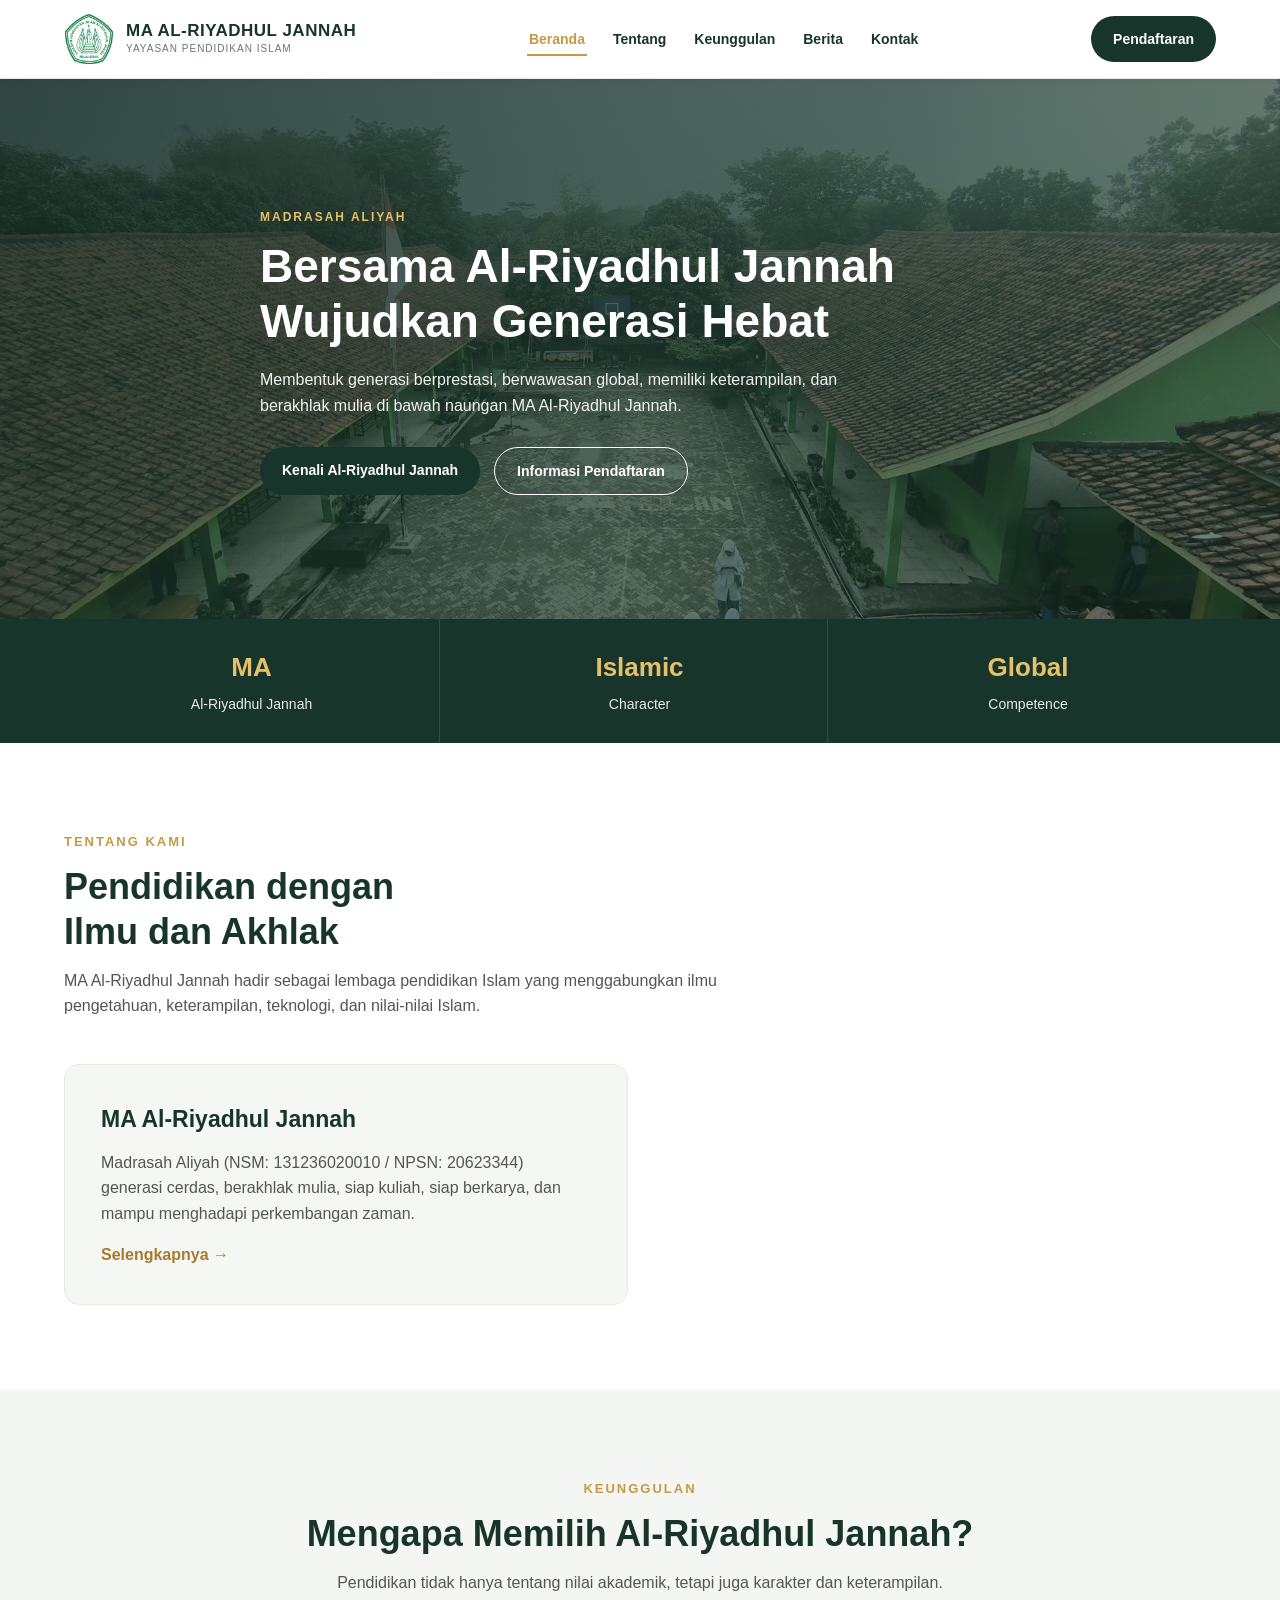
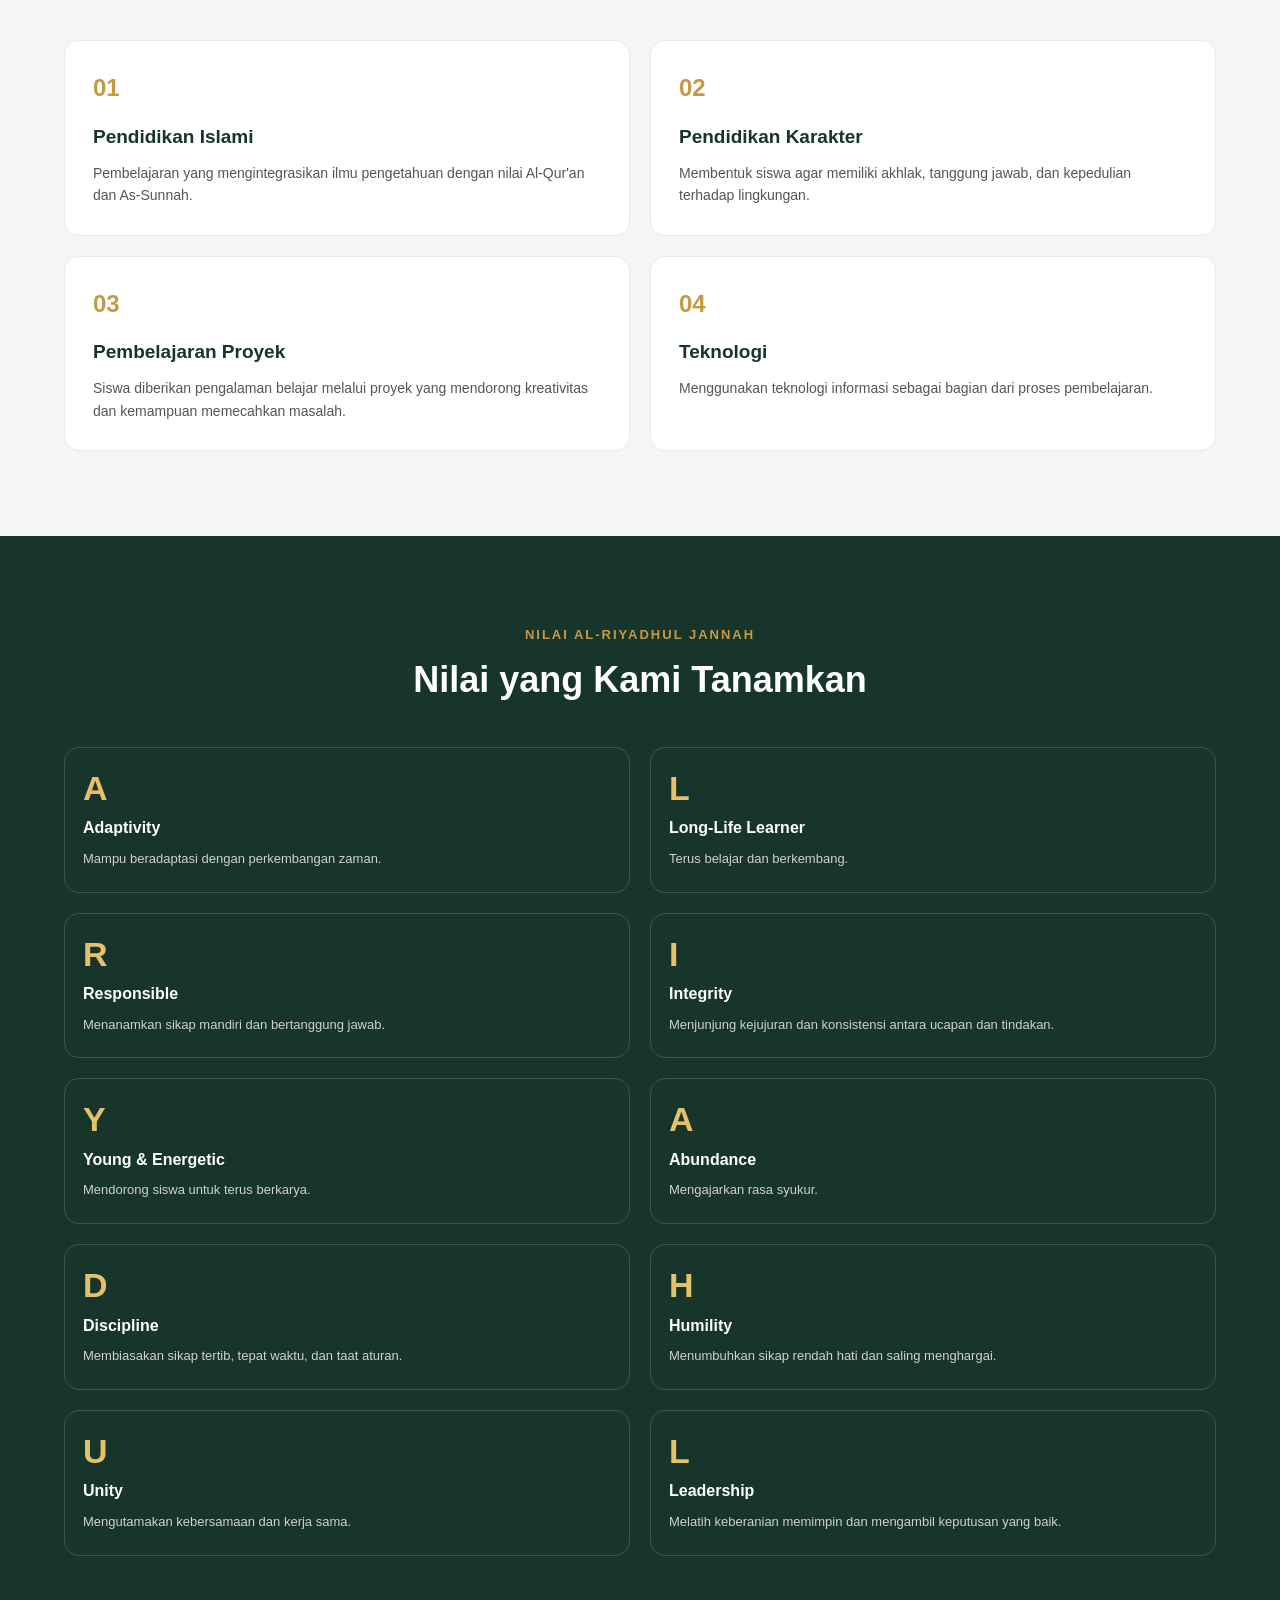
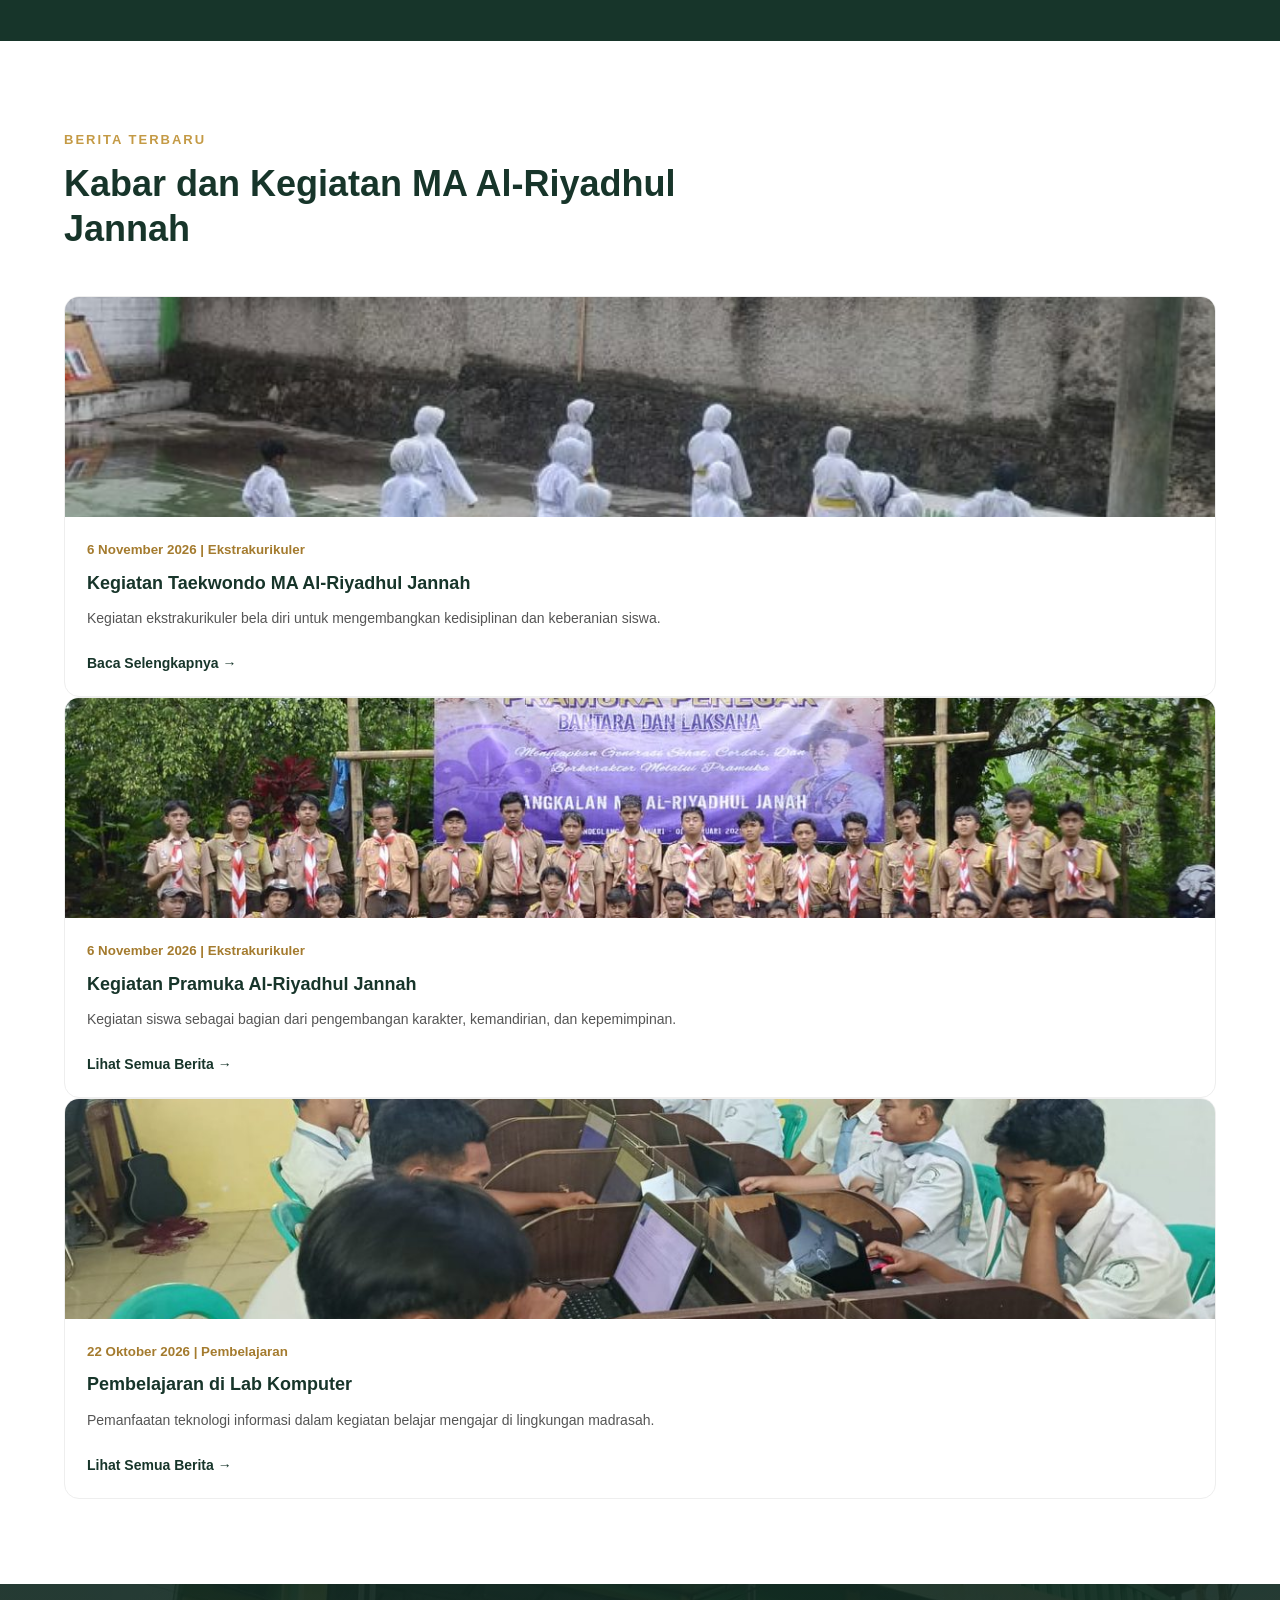
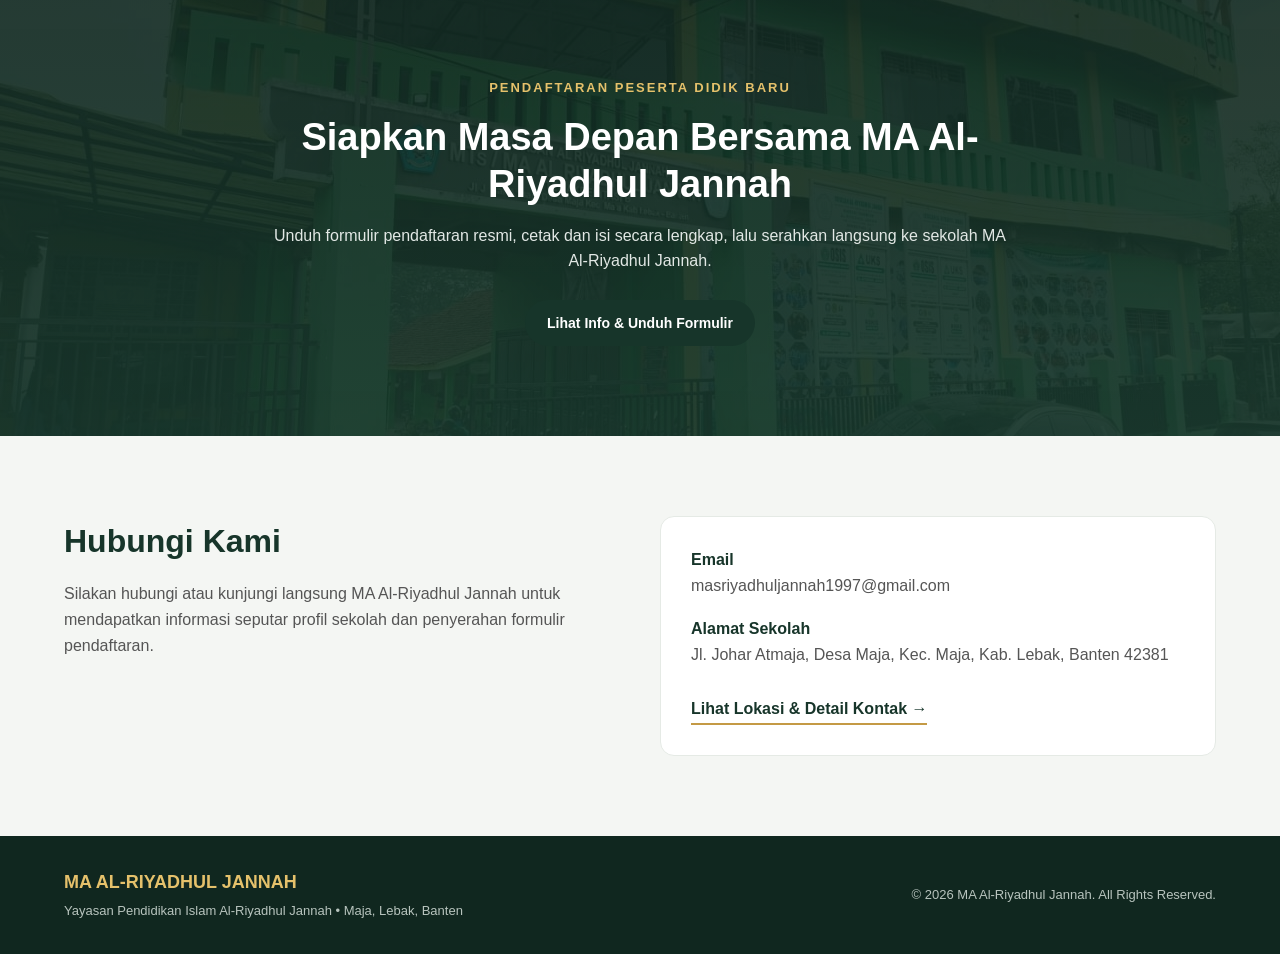
<file: index.html>
<!DOCTYPE html>
<html lang="id">
<head>
    <meta charset="UTF-8">
    <meta name="viewport" content="width=device-width, initial-scale=1.0">
    <title>Beranda |  MA Al-Riyadhul Jannah</title>
    <link rel="stylesheet" href="assets/css/style.css">
</head>
<body>

<header class="header">
    <div class="container navbar">
        <a href="index.html" class="logo">
            <img src="assets/img/logo.png" alt="Logo Yayasan Al-Riyadhul Jannah">
            <div>
                <h2>MA AL-RIYADHUL JANNAH</h2>
                <span>YAYASAN PENDIDIKAN ISLAM</span>
            </div>
        </a>

        <nav id="navMenu" class="nav-links" aria-label="Navigasi Utama">
            <a href="index.html" class="active">Beranda</a>
            <a href="profil.html">Tentang</a>
            <a href="keunggulan.html">Keunggulan</a>
            <a href="berita.html">Berita</a>
            <a href="kontak.html">Kontak</a>
            <a href="pendaftaran.html" class="nav-mobile-cta">Pendaftaran</a>
        </nav>

        <div class="nav-actions">
            <a href="pendaftaran.html" class="btn-daftar">Pendaftaran</a>
            <button type="button" class="hamburger" id="hamburgerBtn" aria-label="Buka menu navigasi" aria-expanded="false" aria-controls="navMenu">
                <span></span>
                <span></span>
                <span></span>
            </button>
        </div>
    </div>
</header>

<!-- ================= HERO ================= -->
<section id="home" class="hero">
    <div class="hero-image">
        <img src="assets/img/bg-hero.jpeg" alt="Lingkungan Sekolah MA Al-Riyadhul Jannah">
    </div>

    <div class="container hero-content hero-animate">
        <span class="label">MADRASAH ALIYAH</span>
        <h1>
            Bersama Al-Riyadhul Jannah<br>
            Wujudkan Generasi Hebat
        </h1>
        <p>
           Membentuk generasi berprestasi, berwawasan global,
           memiliki keterampilan, dan berakhlak mulia di bawah naungan
           MA Al-Riyadhul Jannah.
        </p>

        <div class="hero-button">
            <a href="profil.html" class="btn-primary">Kenali Al-Riyadhul Jannah</a>
            <a href="pendaftaran.html" class="btn-secondary">Informasi Pendaftaran</a>
        </div>
    </div>
</section>

<!-- ================= STATISTIK / IDENTITAS ================= -->
<section class="stats">
    <div class="container stats-grid" style="display:grid; grid-template-columns:repeat(3, minmax(0, 1fr)); justify-items:center; align-items:center; gap:12px; text-align:center;">
        <div class="stat reveal" style="width:100%; text-align:center;">
            <h2>MA</h2>
            <p>Al-Riyadhul Jannah</p>
        </div>
        <div class="stat reveal" style="width:100%; text-align:center;">
            <h2>Islamic</h2>
            <p>Character</p>
        </div>
        <div class="stat reveal" style="width:100%; text-align:center;">
            <h2>Global</h2>
            <p>Competence</p>
        </div>
    </div>
</section>

<!-- ================= TENTANG ================= -->
<section id="tentang" class="section">
    <div class="container">
        <div class="section-title reveal">
            <span>TENTANG KAMI</span>
            <h2>Pendidikan dengan<br>Ilmu dan Akhlak</h2>
            <p>
                MA Al-Riyadhul Jannah hadir sebagai lembaga pendidikan Islam yang
                menggabungkan ilmu pengetahuan, keterampilan, teknologi, dan nilai-nilai Islam.
            </p>
        </div>

        <div class="about-grid">
            <div class="about-card reveal">
                <h3>MA Al-Riyadhul Jannah</h3>
                <p>Madrasah Aliyah (NSM: 131236020010 / NPSN: 20623344)<br>
                generasi cerdas, berakhlak mulia, siap kuliah, siap berkarya,
                dan mampu menghadapi perkembangan zaman.</p>
                <a href="profil.html">Selengkapnya &rarr;</a>
            </div>
        </div>
    </div>
</section>

<!-- ================= KEUNGGULAN ================= -->
<section id="keunggulan" class="advantages">
    <div class="container">
        <div class="section-title center reveal">
            <span>KEUNGGULAN</span>
            <h2>Mengapa Memilih Al-Riyadhul Jannah?</h2>
            <p>
                Pendidikan tidak hanya tentang nilai akademik, tetapi juga karakter dan keterampilan.
            </p>
        </div>

        <div class="advantage-grid">
            <div class="advantage-card reveal">
                <div class="number">01</div>
                <h3>Pendidikan Islami</h3>
                <p>Pembelajaran yang mengintegrasikan ilmu pengetahuan dengan nilai Al-Qur'an dan As-Sunnah.</p>
            </div>

            <div class="advantage-card reveal">
                <div class="number">02</div>
                <h3>Pendidikan Karakter</h3>
                <p>Membentuk siswa agar memiliki akhlak, tanggung jawab, dan kepedulian terhadap lingkungan.</p>
            </div>

            <div class="advantage-card reveal">
                <div class="number">03</div>
                <h3>Pembelajaran Proyek</h3>
                <p>Siswa diberikan pengalaman belajar melalui proyek yang mendorong kreativitas dan kemampuan memecahkan masalah.</p>
            </div>

            <div class="advantage-card reveal">
                <div class="number">04</div>
                <h3>Teknologi</h3>
                <p>Menggunakan teknologi informasi sebagai bagian dari proses pembelajaran.</p>
            </div>
        </div>
    </div>
</section>

<!-- ================= NILAI ================= -->
<section class="values">
    <div class="container">
        <div class="section-title center reveal">
            <span>NILAI AL-RIYADHUL JANNAH</span>
            <h2>Nilai yang Kami Tanamkan</h2>
        </div>

        <div class="value-grid">
            <div class="value reveal"><strong>A</strong><h3>Adaptivity</h3><p>Mampu beradaptasi dengan perkembangan zaman.</p></div>
            <div class="value reveal"><strong>L</strong><h3>Long-Life Learner</h3><p>Terus belajar dan berkembang.</p></div>
            <div class="value reveal"><strong>R</strong><h3>Responsible</h3><p>Menanamkan sikap mandiri dan bertanggung jawab.</p></div>
            <div class="value reveal"><strong>I</strong><h3>Integrity</h3><p> Menjunjung kejujuran dan konsistensi antara ucapan dan tindakan.</p></div>
            <div class="value reveal"><strong>Y</strong><h3>Young & Energetic</h3><p>Mendorong siswa untuk terus berkarya.</p></div>
            <div class="value reveal"><strong>A</strong><h3>Abundance</h3><p>Mengajarkan rasa syukur.</p></div>
            <div class="value reveal"><strong>D</strong><h3>Discipline</h3><p>Membiasakan sikap tertib, tepat waktu, dan taat aturan.</p></div>
            <div class="value reveal"><strong>H</strong><h3>Humility</h3><p>Menumbuhkan sikap rendah hati dan saling menghargai.</p></div>
            <div class="value reveal"><strong>U</strong><h3>Unity</h3><p>Mengutamakan kebersamaan dan kerja sama.</p></div>
            <div class="value reveal"><strong>L</strong><h3>Leadership</h3><p>Melatih keberanian memimpin dan mengambil keputusan yang baik.</p></div>
        </div>
    </div>
</section>

<!-- ================= BERITA TERBARU ================= -->
<section id="berita" class="section">
    <div class="container">
        <div class="section-title reveal">
            <span>BERITA TERBARU</span>
            <h2>Kabar dan Kegiatan MA Al-Riyadhul Jannah</h2>
        </div>

        <div class="news-grid">
            <article class="news-card reveal">
                <img src="assets/img/ekskul-karate.jpg" alt="Kegiatan Bela Diri Siswa Al-Riyadhul Jannah" loading="lazy">
                <div class="news-content">
                    <small>6 November 2026 | Ekstrakurikuler</small>
                    <h3>Kegiatan Taekwondo MA Al-Riyadhul Jannah</h3>
                    <p>Kegiatan ekstrakurikuler bela diri untuk mengembangkan kedisiplinan dan keberanian siswa.</p>
                    <a href="berita/berita-1.html" class="btn-detail">Baca Selengkapnya &rarr;</a>
                </div>
            </article>

            <article class="news-card reveal">
                <img src="assets/img/ekskul-pramuka.jpeg" alt="Kegiatan Pramuka Al-Riyadhul Jannah" loading="lazy">
                <div class="news-content">
                    <small>6 November 2026 | Ekstrakurikuler</small>
                    <h3>Kegiatan Pramuka Al-Riyadhul Jannah</h3>
                    <p>Kegiatan siswa sebagai bagian dari pengembangan karakter, kemandirian, dan kepemimpinan.</p>
                    <a href="berita.html" class="btn-detail">Lihat Semua Berita &rarr;</a>
                </div>
            </article>

            <article class="news-card reveal">
                <img src="assets/img/fasilitas-lab.jpeg" alt="Kegiatan Lab Komputer Al-Riyadhul Jannah" loading="lazy">
                <div class="news-content">
                    <small>22 Oktober 2026 | Pembelajaran</small>
                    <h3>Pembelajaran di Lab Komputer</h3>
                    <p>Pemanfaatan teknologi informasi dalam kegiatan belajar mengajar di lingkungan madrasah.</p>
                    <a href="berita.html" class="btn-detail">Lihat Semua Berita &rarr;</a>
                </div>
            </article>
        </div>
    </div>
</section>

<!-- ================= PENDAFTARAN CTA ================= -->
<section class="registration">
    <div class="container registration-content reveal">
        <span>PENDAFTARAN PESERTA DIDIK BARU</span>
        <h2>Siapkan Masa Depan Bersama MA Al-Riyadhul Jannah</h2>
        <p>
            Unduh formulir pendaftaran resmi, cetak dan isi secara lengkap, lalu serahkan
            langsung ke sekolah MA Al-Riyadhul Jannah.
        </p>
        <a href="pendaftaran.html" class="btn-primary">Lihat Info &amp; Unduh Formulir</a>
    </div>
</section>

<!-- ================= KONTAK RINGKAS ================= -->
<section id="kontak" class="contact">
    <div class="container contact-grid">
        <div class="reveal">
            <h2>Hubungi Kami</h2>
            <p>
                Silakan hubungi atau kunjungi langsung MA Al-Riyadhul Jannah
                untuk mendapatkan informasi seputar profil sekolah dan penyerahan formulir pendaftaran.
            </p>
        </div>

        <div class="contact-info reveal">
            <p>
                <strong>Email</strong><br>
                masriyadhuljannah1997@gmail.com
            </p>
            <p>
                <strong>Alamat Sekolah</strong><br>
                Jl. Johar Atmaja, Desa Maja, Kec. Maja, Kab. Lebak, Banten 42381
            </p>
            <a href="kontak.html" class="maps-link">Lihat Lokasi &amp; Detail Kontak &rarr;</a>
        </div>
    </div>
</section>

<footer>
    <div class="container footer-content">
        <div>
            <h3>MA AL-RIYADHUL JANNAH</h3>
            <p>Yayasan Pendidikan Islam Al-Riyadhul Jannah &bull; Maja, Lebak, Banten</p>
        </div>
        <div>
            <p>&copy; 2026 MA Al-Riyadhul Jannah. All Rights Reserved.</p>
        </div>
    </div>
</footer>
<script src="assets/js/main.js"></script>

</body>
</html>
</file>
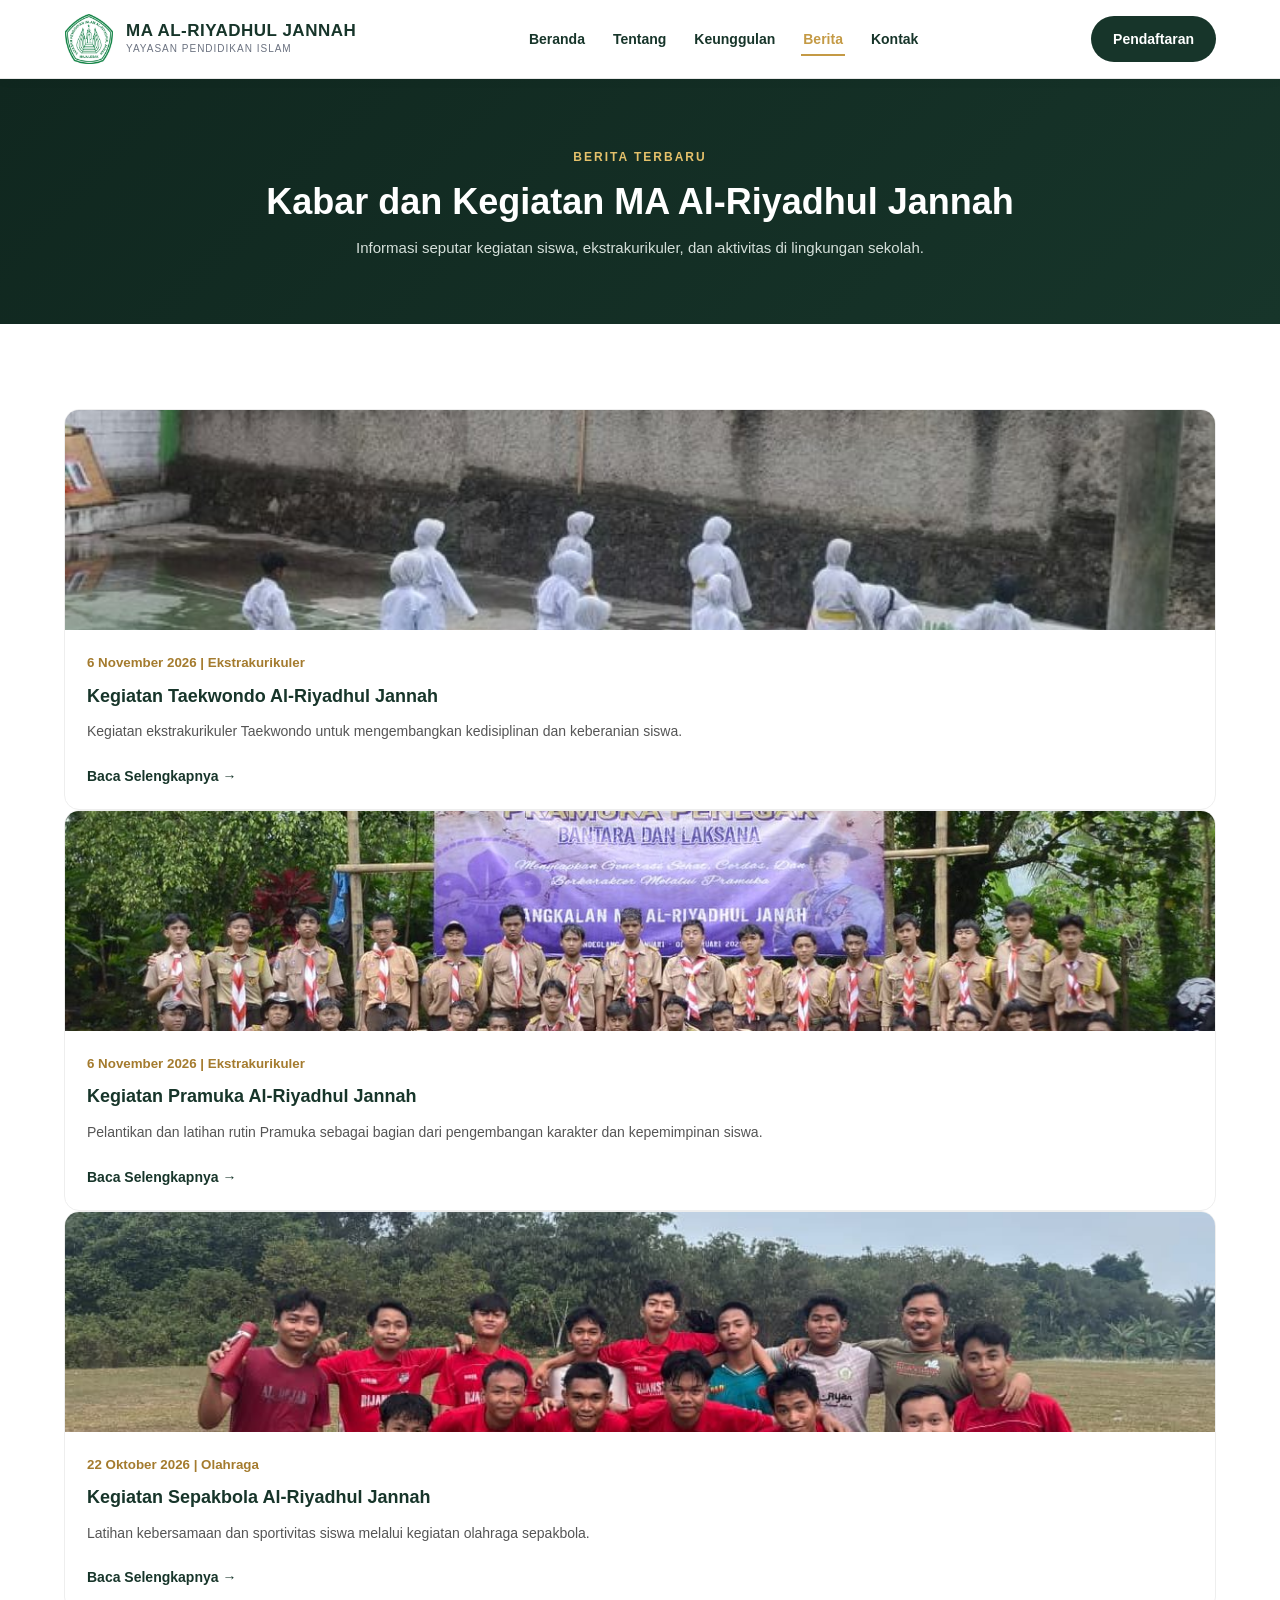
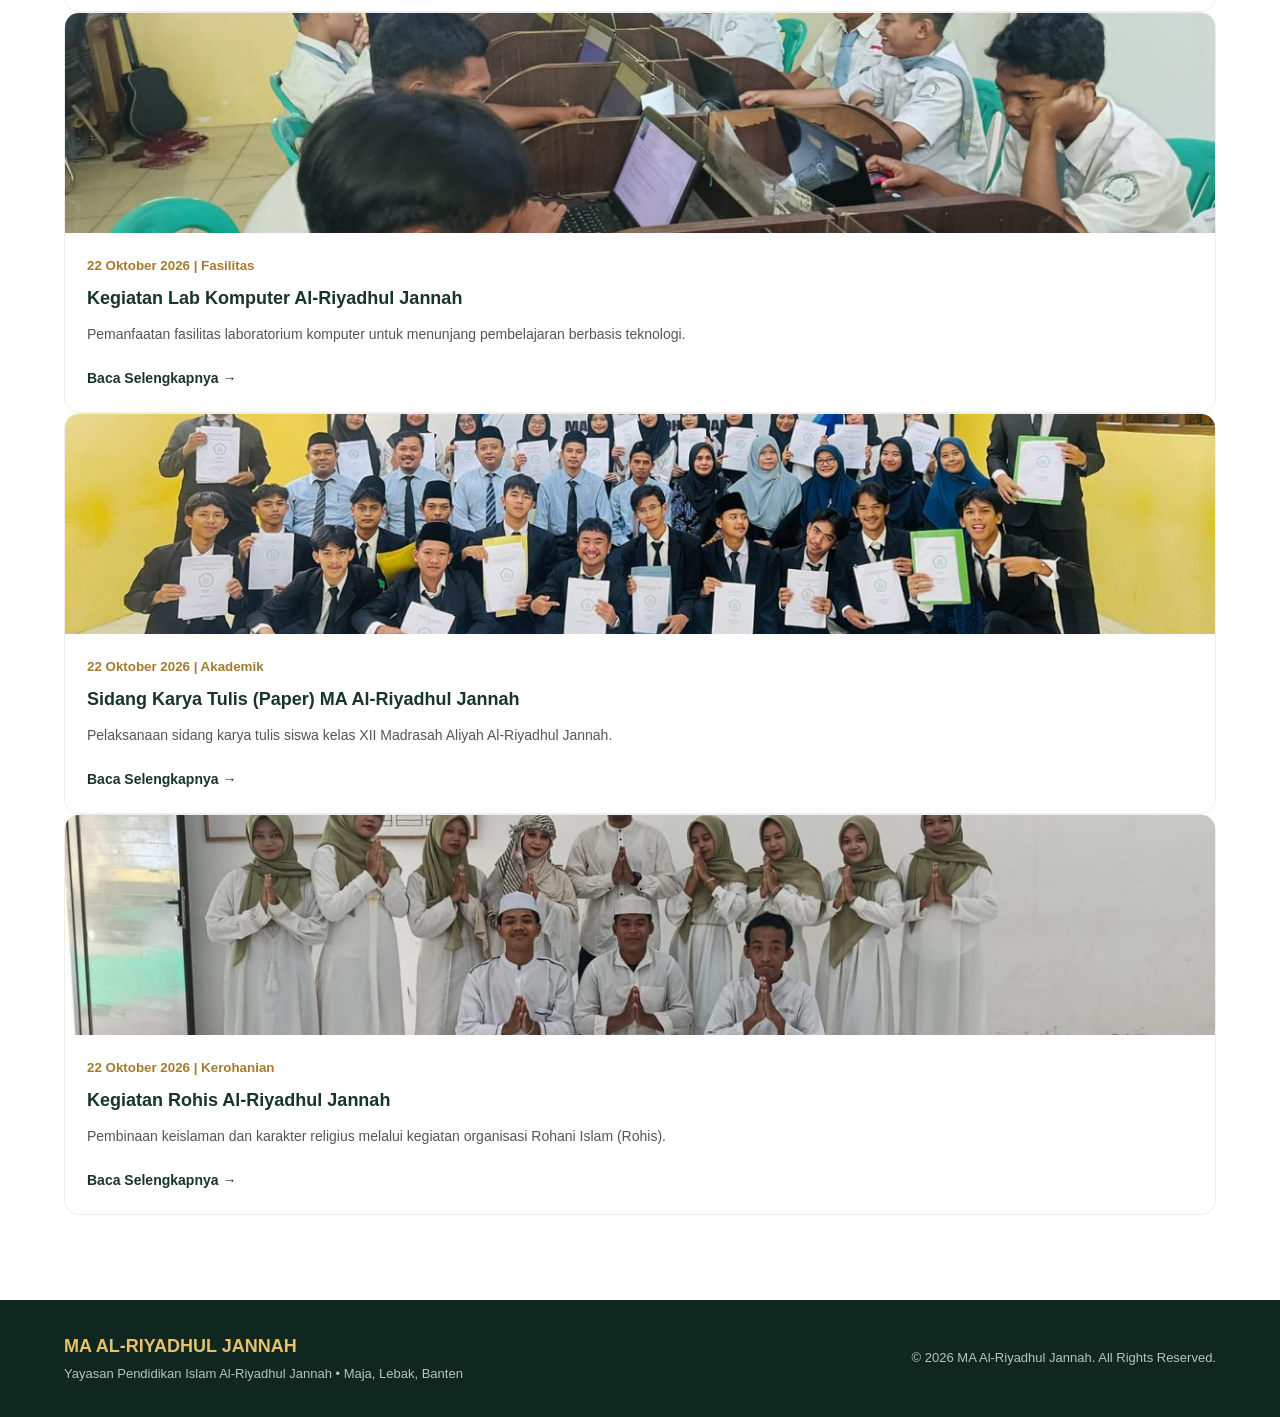
<file: berita.html>
<!DOCTYPE html>
<html lang="id">
<head>
    <meta charset="UTF-8">
    <meta name="viewport" content="width=device-width, initial-scale=1.0">
    <title>Berita &amp; Kegiatan | MA Al-Riyadhul Jannah</title>
    <link rel="stylesheet" href="assets/css/style.css">
</head>
<body>

<header class="header">
    <div class="container navbar">
        <a href="index.html" class="logo">
            <img src="assets/img/logo.png" alt="Logo Yayasan Al-Riyadhul Jannah">
            <div>
                <h2>MA AL-RIYADHUL JANNAH</h2>
                <span>YAYASAN PENDIDIKAN ISLAM</span>
            </div>
        </a>

        <nav id="navMenu" class="nav-links" aria-label="Navigasi Utama">
            <a href="index.html">Beranda</a>
            <a href="profil.html">Tentang</a>
            <a href="keunggulan.html">Keunggulan</a>
            <a href="berita.html" class="active">Berita</a>
            <a href="kontak.html">Kontak</a>
            <a href="pendaftaran.html" class="nav-mobile-cta">Pendaftaran</a>
        </nav>

        <div class="nav-actions">
            <a href="pendaftaran.html" class="btn-daftar">Pendaftaran</a>
            <button type="button" class="hamburger" id="hamburgerBtn" aria-label="Buka menu navigasi" aria-expanded="false" aria-controls="navMenu">
                <span></span>
                <span></span>
                <span></span>
            </button>
        </div>
    </div>
</header>

<section class="page-banner">
    <div class="container hero-animate">
        <span class="label">BERITA TERBARU</span>
        <h1>Kabar dan Kegiatan MA Al-Riyadhul Jannah</h1>
        <p>Informasi seputar kegiatan siswa, ekstrakurikuler, dan aktivitas di lingkungan sekolah.</p>
    </div>
</section>

<section class="section">
    <div class="container">
        <div class="news-grid">
            <article class="news-card reveal">
                <img src="assets/img/ekskul-karate.jpg" alt="Kegiatan Taekwondo MA Al-Riyadhul Jannah" loading="lazy">
                <div class="news-content">
                    <small>6 November 2026 | Ekstrakurikuler</small>
                    <h3>Kegiatan Taekwondo Al-Riyadhul Jannah</h3>
                    <p>Kegiatan ekstrakurikuler Taekwondo untuk mengembangkan kedisiplinan dan keberanian siswa.</p>
                    <a href="berita/berita-1.html" class="btn-detail">Baca Selengkapnya &rarr;</a>
                </div>
            </article>

            <article class="news-card reveal">
                <img src="assets/img/ekskul-pramuka.jpeg" alt="Kegiatan Pramuka Al-Riyadhul Jannah" loading="lazy">
                <div class="news-content">
                    <small>6 November 2026 | Ekstrakurikuler</small>
                    <h3>Kegiatan Pramuka Al-Riyadhul Jannah</h3>
                    <p>Pelantikan dan latihan rutin Pramuka sebagai bagian dari pengembangan karakter dan kepemimpinan siswa.</p>
                    <a href="berita/berita-2.html" class="btn-detail">Baca Selengkapnya &rarr;</a>
                </div>
            </article>

            <article class="news-card reveal">
                <img src="assets/img/ekskul-sepakbola.jpeg" alt="Kegiatan Sepakbola Al-Riyadhul Jannah" loading="lazy">
                <div class="news-content">
                    <small>22 Oktober 2026 | Olahraga</small>
                    <h3>Kegiatan Sepakbola Al-Riyadhul Jannah</h3>
                    <p>Latihan kebersamaan dan sportivitas siswa melalui kegiatan olahraga sepakbola.</p>
                    <a href="berita/berita-3.html" class="btn-detail">Baca Selengkapnya &rarr;</a>
                </div>
            </article>

            <article class="news-card reveal">
                <img src="assets/img/fasilitas-lab.jpeg" alt="Kegiatan Lab Komputer Al-Riyadhul Jannah" loading="lazy">
                <div class="news-content">
                    <small>22 Oktober 2026 | Fasilitas</small>
                    <h3>Kegiatan Lab Komputer Al-Riyadhul Jannah</h3>
                    <p>Pemanfaatan fasilitas laboratorium komputer untuk menunjang pembelajaran berbasis teknologi.</p>
                    <a href="berita/berita-4.html" class="btn-detail">Baca Selengkapnya &rarr;</a>
                </div>
            </article>

            <article class="news-card reveal">
                <img src="assets/img/kelulusan.jpeg" alt="Sidang Karya Tulis Siswa MA Al-Riyadhul Jannah" loading="lazy">
                <div class="news-content">
                    <small>22 Oktober 2026 | Akademik</small>
                    <h3>Sidang Karya Tulis (Paper) MA Al-Riyadhul Jannah</h3>
                    <p>Pelaksanaan sidang karya tulis siswa kelas XII Madrasah Aliyah Al-Riyadhul Jannah.</p>
                    <a href="berita/berita-5.html" class="btn-detail">Baca Selengkapnya &rarr;</a>
                </div>
            </article>

            <article class="news-card reveal">
                <img src="assets/img/ekskul-rohies.jpeg" alt="Kegiatan Rohis Al-Riyadhul Jannah" loading="lazy">
                <div class="news-content">
                    <small>22 Oktober 2026 | Kerohanian</small>
                    <h3>Kegiatan Rohis Al-Riyadhul Jannah</h3>
                    <p>Pembinaan keislaman dan karakter religius melalui kegiatan organisasi Rohani Islam (Rohis).</p>
                    <a href="berita/berita-6.html" class="btn-detail">Baca Selengkapnya &rarr;</a>
                </div>
            </article>
        </div>
    </div>
</section>

<footer>
    <div class="container footer-content">
        <div>
            <h3>MA AL-RIYADHUL JANNAH</h3>
            <p>Yayasan Pendidikan Islam Al-Riyadhul Jannah &bull; Maja, Lebak, Banten</p>
        </div>
        <div>
            <p>&copy; 2026 MA Al-Riyadhul Jannah. All Rights Reserved.</p>
        </div>
    </div>
</footer>
<script src="assets/js/main.js"></script>

</body>
</html>
</file>
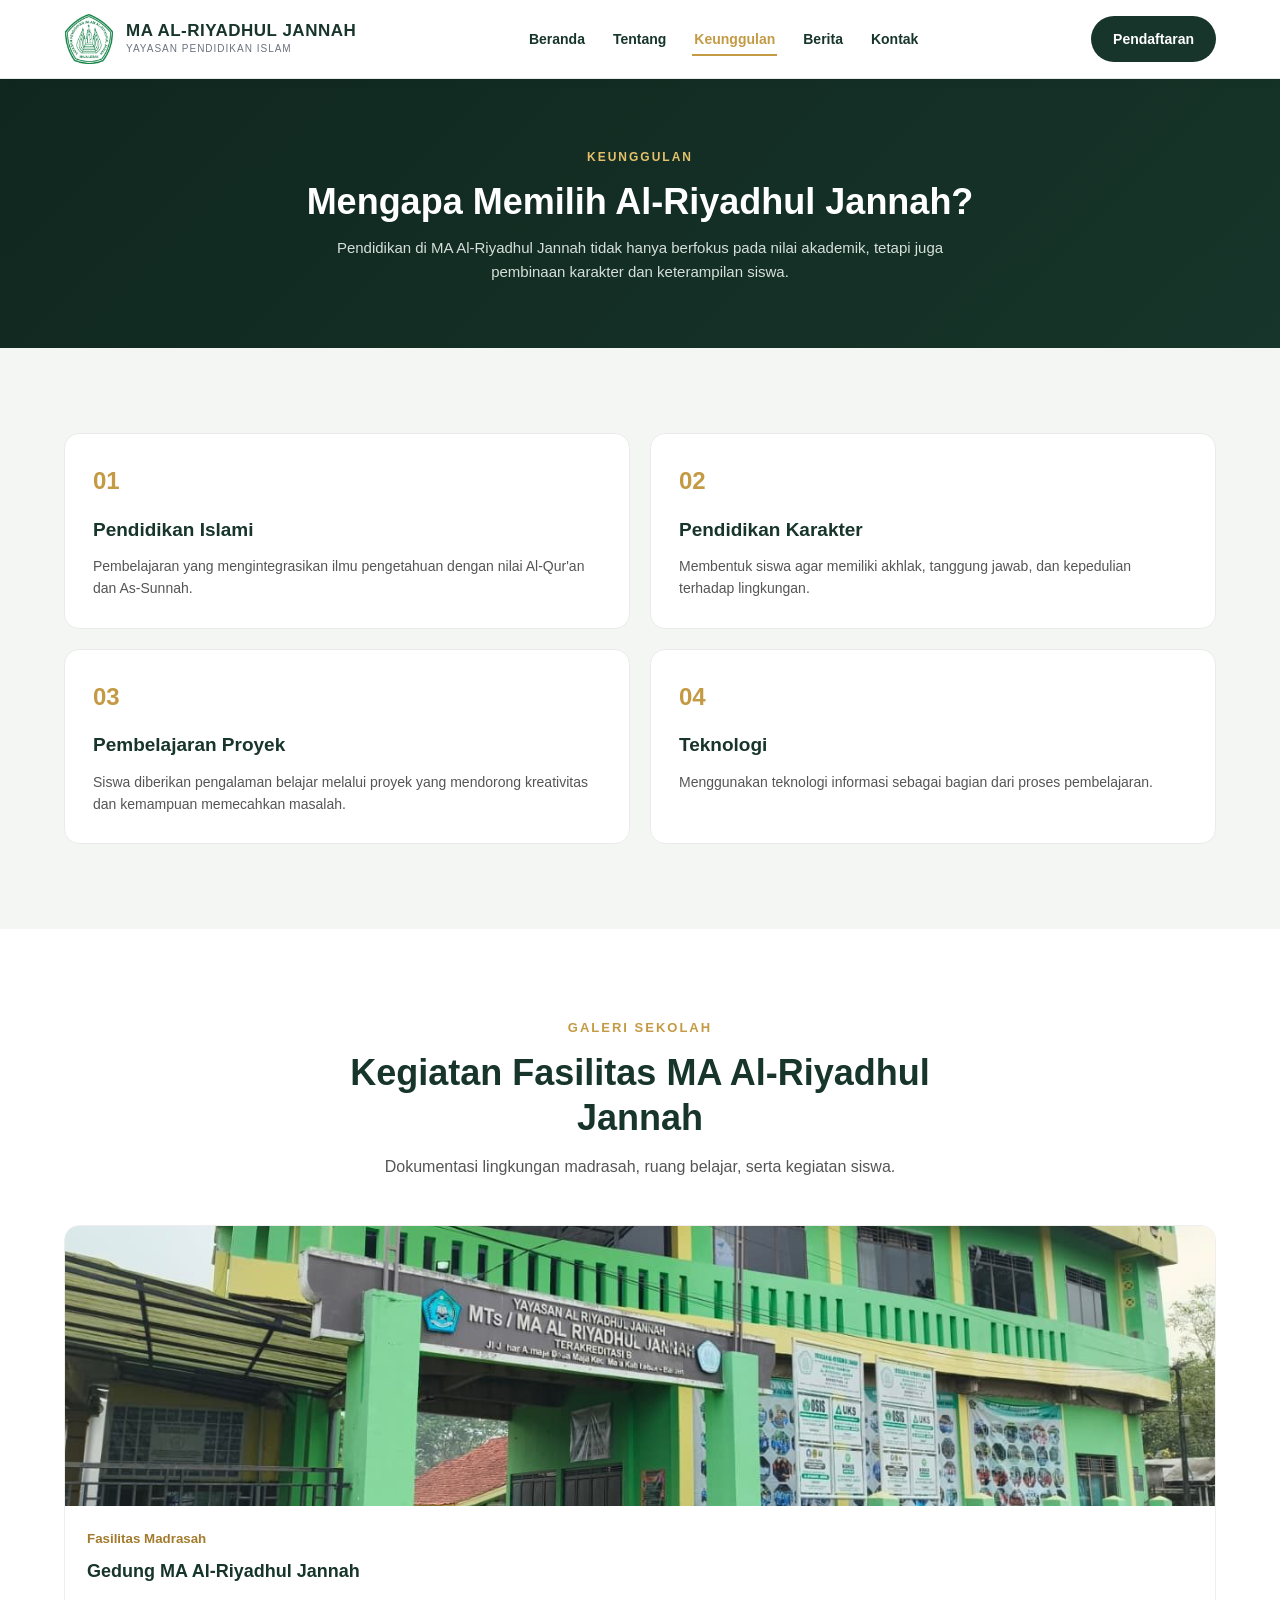
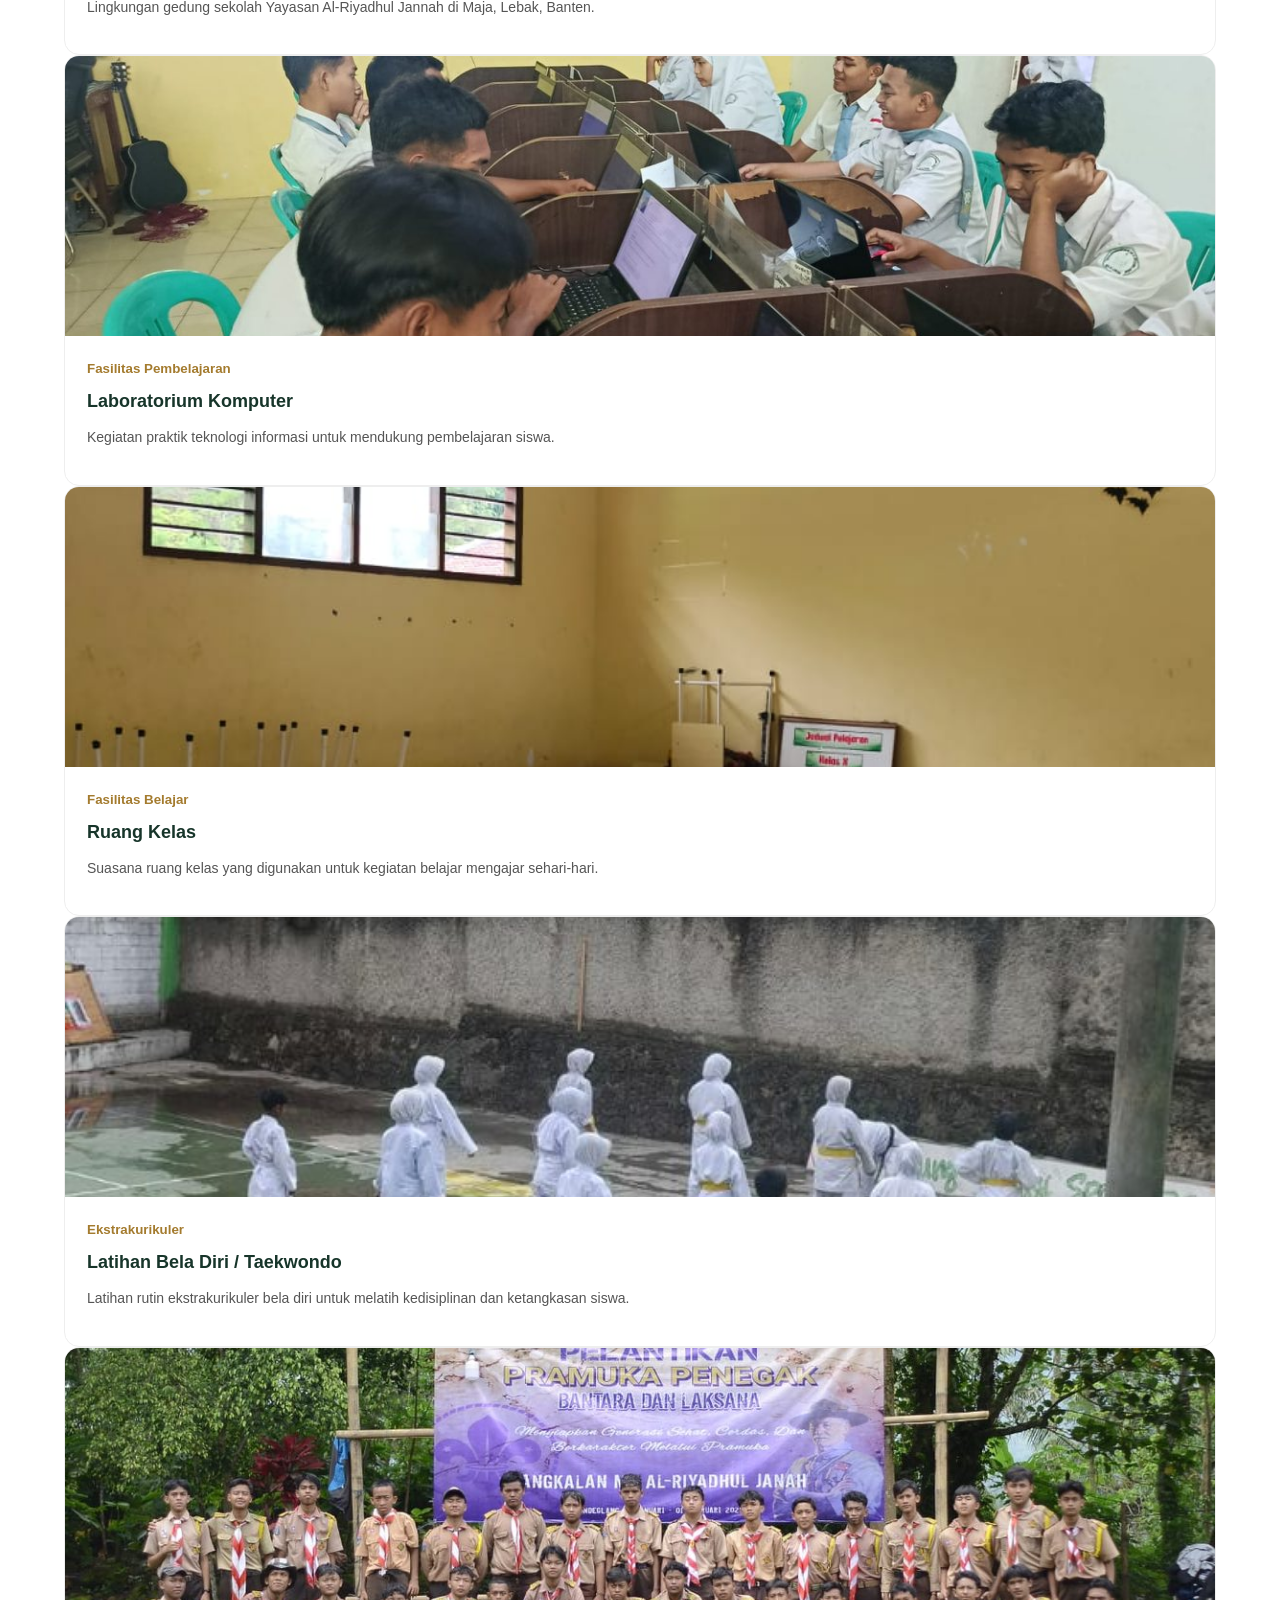
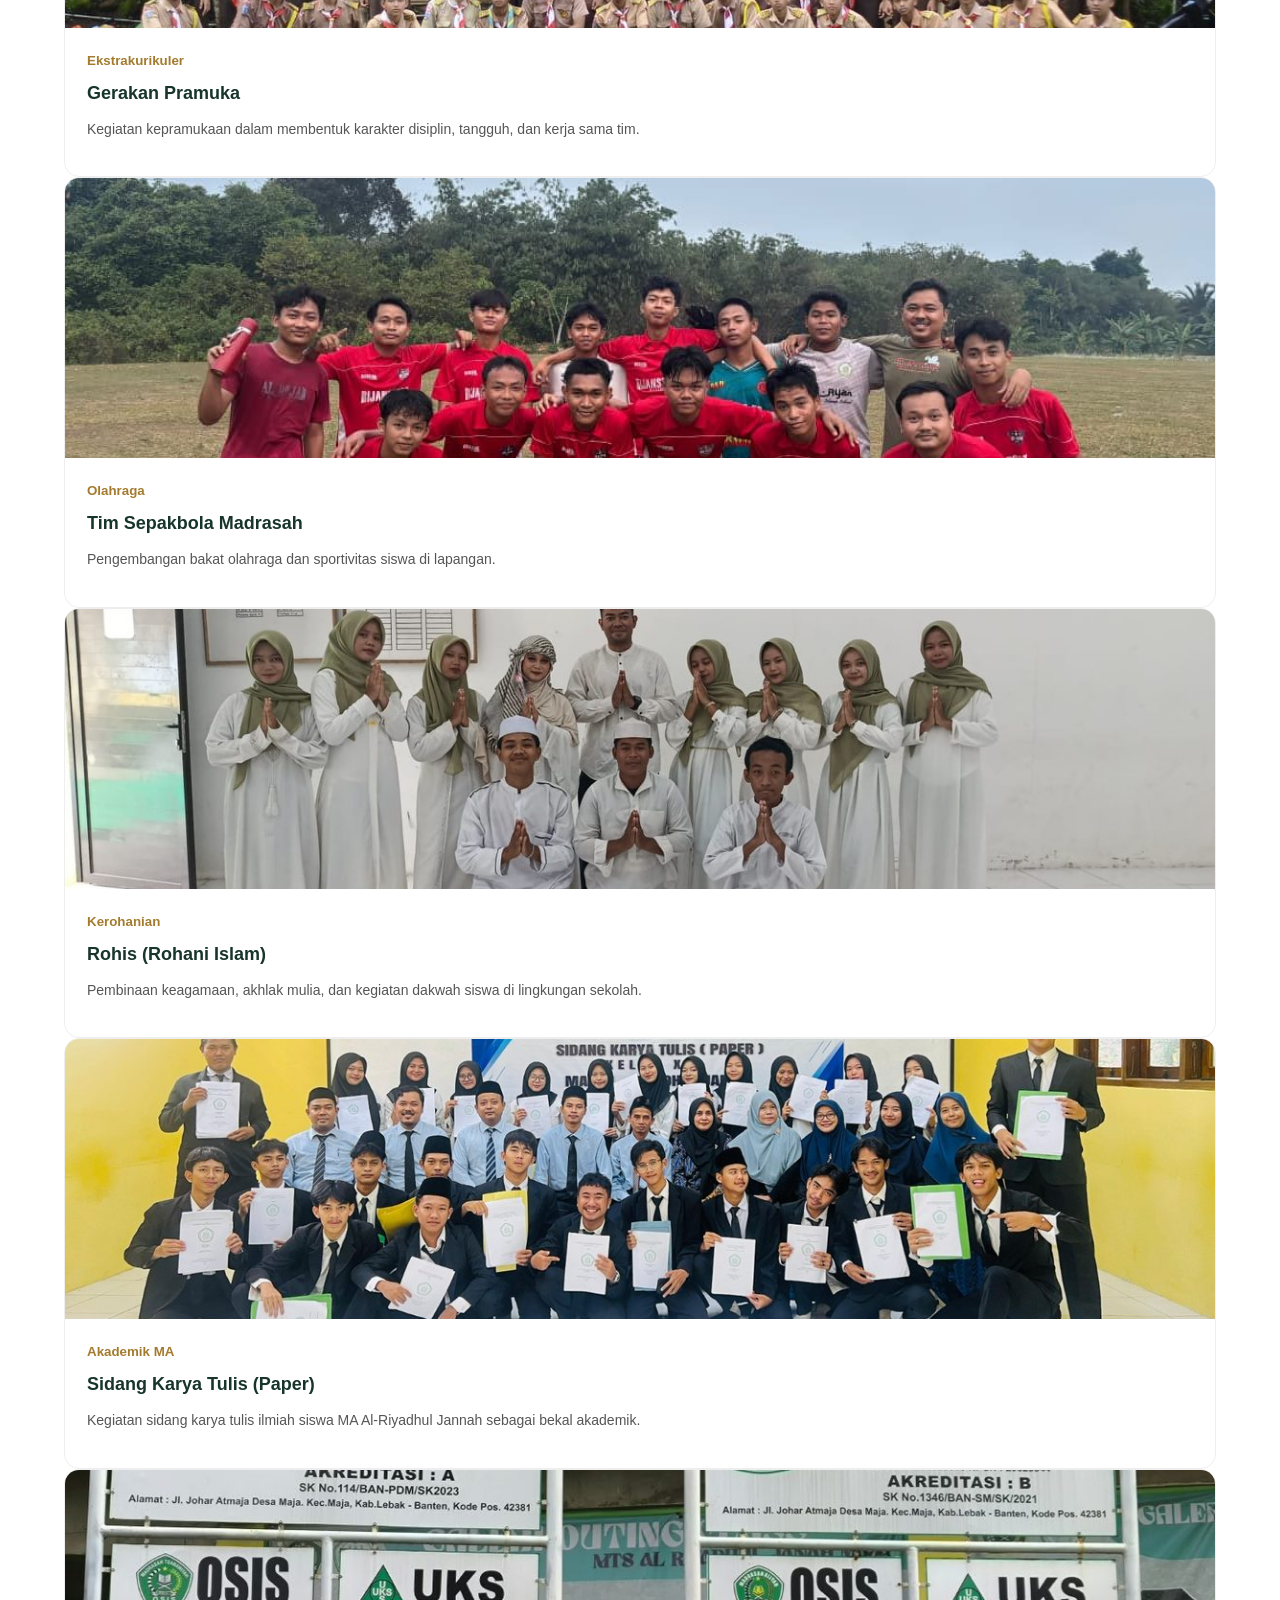
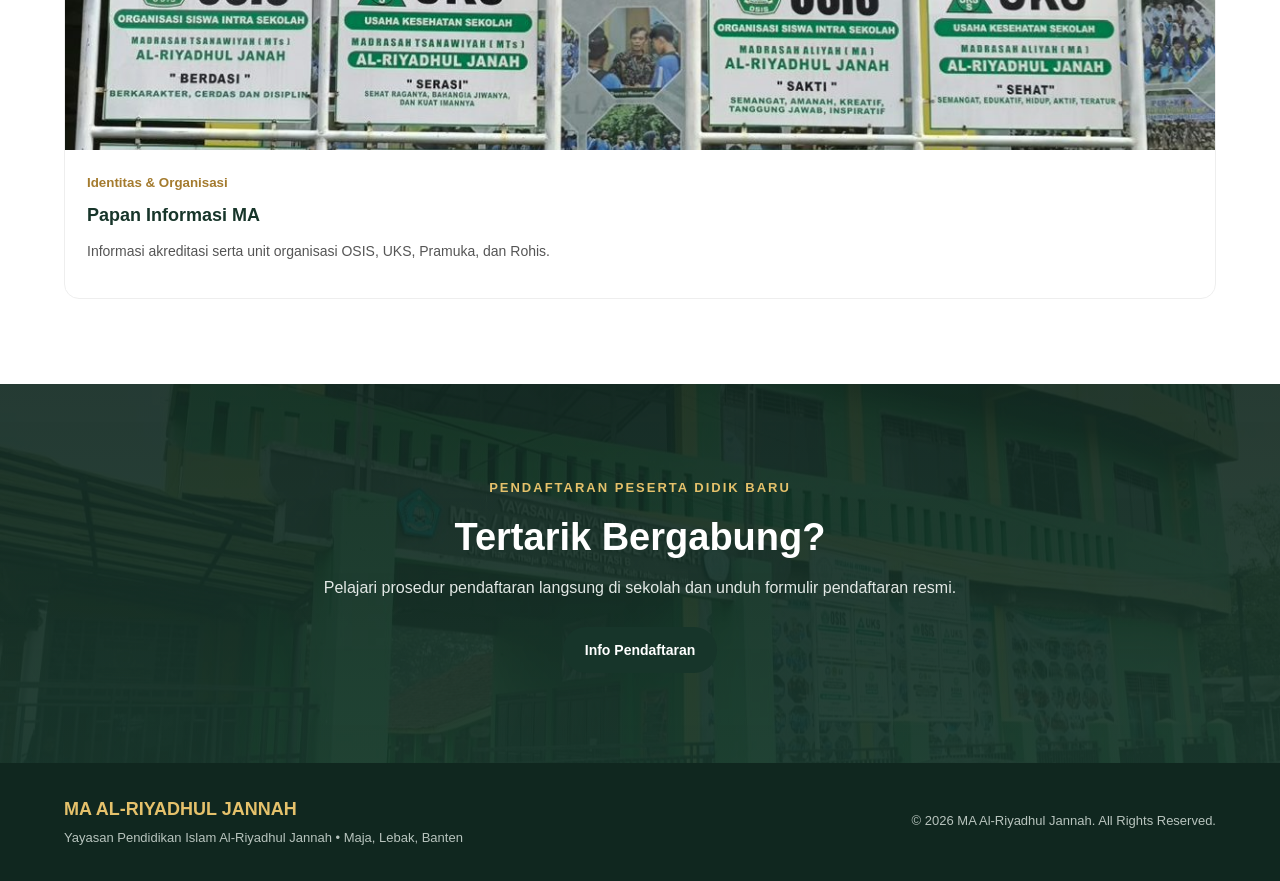
<file: keunggulan.html>
<!DOCTYPE html>
<html lang="id">
<head>
    <meta charset="UTF-8">
    <meta name="viewport" content="width=device-width, initial-scale=1.0">
    <title>Keunggulan &amp; Galeri |  MA Al-Riyadhul Jannah</title>
    <link rel="stylesheet" href="assets/css/style.css">
</head>
<body>

<header class="header">
    <div class="container navbar">
        <a href="index.html" class="logo">
            <img src="assets/img/logo.png" alt="Logo Yayasan Al-Riyadhul Jannah">
            <div>
                <h2> MA AL-RIYADHUL JANNAH</h2>
                <span>YAYASAN PENDIDIKAN ISLAM</span>
            </div>
        </a>

        <nav id="navMenu" class="nav-links" aria-label="Navigasi Utama">
            <a href="index.html">Beranda</a>
            <a href="profil.html">Tentang</a>
            <a href="keunggulan.html" class="active">Keunggulan</a>
            <a href="berita.html">Berita</a>
            <a href="kontak.html">Kontak</a>
            <a href="pendaftaran.html" class="nav-mobile-cta">Pendaftaran</a>
        </nav>

        <div class="nav-actions">
            <a href="pendaftaran.html" class="btn-daftar">Pendaftaran</a>
            <button type="button" class="hamburger" id="hamburgerBtn" aria-label="Buka menu navigasi" aria-expanded="false" aria-controls="navMenu">
                <span></span>
                <span></span>
                <span></span>
            </button>
        </div>
    </div>
</header>

<section class="page-banner">
    <div class="container hero-animate">
        <span class="label">KEUNGGULAN</span>
        <h1>Mengapa Memilih Al-Riyadhul Jannah?</h1>
        <p>Pendidikan di MA Al-Riyadhul Jannah tidak hanya berfokus pada nilai akademik, tetapi juga pembinaan karakter dan keterampilan siswa.</p>
    </div>
</section>

<section class="advantages">
    <div class="container">
        <div class="advantage-grid">
            <div class="advantage-card reveal">
                <div class="number">01</div>
                <h3>Pendidikan Islami</h3>
                <p>Pembelajaran yang mengintegrasikan ilmu pengetahuan dengan nilai Al-Qur'an dan As-Sunnah.</p>
            </div>

            <div class="advantage-card reveal">
                <div class="number">02</div>
                <h3>Pendidikan Karakter</h3>
                <p>Membentuk siswa agar memiliki akhlak, tanggung jawab, dan kepedulian terhadap lingkungan.</p>
            </div>

            <div class="advantage-card reveal">
                <div class="number">03</div>
                <h3>Pembelajaran Proyek</h3>
                <p>Siswa diberikan pengalaman belajar melalui proyek yang mendorong kreativitas dan kemampuan memecahkan masalah.</p>
            </div>

            <div class="advantage-card reveal">
                <div class="number">04</div>
                <h3>Teknologi</h3>
                <p>Menggunakan teknologi informasi sebagai bagian dari proses pembelajaran.</p>
            </div>
        </div>
    </div>
</section>

<style>
    @media (min-width: 769px) {
        .school-gallery .news-card img {
            width: 100%;
            height: 280px;
            object-fit: cover;
        }
    }
</style>

<section class="section school-gallery">
    <div class="container">
        <div class="section-title center reveal">
            <span>GALERI SEKOLAH</span>
            <h2>Kegiatan Fasilitas MA Al-Riyadhul Jannah</h2>
            <p>Dokumentasi lingkungan madrasah, ruang belajar, serta kegiatan siswa.</p>
        </div>

        <div class="news-grid">
            <article class="news-card reveal">
                <img src="assets/img/pintudepan.jpg" alt="Gedung Sekolah MA Al-Riyadhul Jannah" loading="lazy">
                <div class="news-content">
                    <small>Fasilitas Madrasah</small>
                    <h3>Gedung MA Al-Riyadhul Jannah</h3>
                    <p>Lingkungan gedung sekolah Yayasan Al-Riyadhul Jannah di Maja, Lebak, Banten.</p>
                </div>
            </article>

            <article class="news-card reveal">
                <img src="assets/img/fasilitas-lab.jpeg" alt="Laboratorium Komputer MA Al-Riyadhul Jannah" loading="lazy">
                <div class="news-content">
                    <small>Fasilitas Pembelajaran</small>
                    <h3>Laboratorium Komputer</h3>
                    <p>Kegiatan praktik teknologi informasi untuk mendukung pembelajaran siswa.</p>
                </div>
            </article>

            <article class="news-card reveal">
                <img src="assets/img/kegiatan-4.jpeg" alt="Ruang Kelas Belajar Al-Riyadhul Jannah" loading="lazy">
                <div class="news-content">
                    <small>Fasilitas Belajar</small>
                    <h3>Ruang Kelas</h3>
                    <p>Suasana ruang kelas yang digunakan untuk kegiatan belajar mengajar sehari-hari.</p>
                </div>
            </article>

            <article class="news-card reveal">
                <img src="assets/img/ekskul-karate.jpg" alt="Kegiatan Bela Diri Siswa" loading="lazy">
                <div class="news-content">
                    <small>Ekstrakurikuler</small>
                    <h3>Latihan Bela Diri / Taekwondo</h3>
                    <p>Latihan rutin ekstrakurikuler bela diri untuk melatih kedisiplinan dan ketangkasan siswa.</p>
                </div>
            </article>

            <article class="news-card reveal">
                <img src="assets/img/ekskul-pramuka.jpeg" alt="Pelantikan Pramuka Al-Riyadhul Jannah" loading="lazy">
                <div class="news-content">
                    <small>Ekstrakurikuler</small>
                    <h3>Gerakan Pramuka</h3>
                    <p>Kegiatan kepramukaan dalam membentuk karakter disiplin, tangguh, dan kerja sama tim.</p>
                </div>
            </article>

            <article class="news-card reveal">
                <img src="assets/img/ekskul-sepakbola.jpeg" alt="Kegiatan Sepakbola Siswa" loading="lazy">
                <div class="news-content">
                    <small>Olahraga</small>
                    <h3>Tim Sepakbola Madrasah</h3>
                    <p>Pengembangan bakat olahraga dan sportivitas siswa di lapangan.</p>
                </div>
            </article>

            <article class="news-card reveal">
                <img src="assets/img/ekskul-rohies.jpeg" alt="Kegiatan Rohis Al-Riyadhul Jannah" loading="lazy">
                <div class="news-content">
                    <small>Kerohanian</small>
                    <h3>Rohis (Rohani Islam)</h3>
                    <p>Pembinaan keagamaan, akhlak mulia, dan kegiatan dakwah siswa di lingkungan sekolah.</p>
                </div>
            </article>

            <article class="news-card reveal">
                <img src="assets/img/kelulusan.jpeg" alt="Sidang Karya Tulis Kelas XII MA Al-Riyadhul Jannah" loading="lazy">
                <div class="news-content">
                    <small>Akademik MA</small>
                    <h3>Sidang Karya Tulis (Paper)</h3>
                    <p>Kegiatan sidang karya tulis ilmiah siswa MA Al-Riyadhul Jannah sebagai bekal akademik.</p>
                </div>
            </article>

            <article class="news-card reveal">
                <img src="assets/img/kegiatan-3.jpeg" alt="Papan Informasi Resmi MA Al-Riyadhul Jannah" loading="lazy">
                <div class="news-content">
                    <small>Identitas &amp; Organisasi</small>
                    <h3>Papan Informasi MA</h3>
                    <p>Informasi akreditasi serta unit organisasi OSIS, UKS, Pramuka, dan Rohis.</p>
                </div>
            </article>
        </div>
    </div>
</section>

<section class="registration">
    <div class="container registration-content reveal">
        <span>PENDAFTARAN PESERTA DIDIK BARU</span>
        <h2>Tertarik Bergabung?</h2>
        <p>Pelajari prosedur pendaftaran langsung di sekolah dan unduh formulir pendaftaran resmi.</p>
        <a href="pendaftaran.html" class="btn-primary">Info Pendaftaran</a>
    </div>
</section>

<footer>
    <div class="container footer-content">
        <div>
            <h3>MA AL-RIYADHUL JANNAH</h3>
            <p>Yayasan Pendidikan Islam Al-Riyadhul Jannah &bull; Maja, Lebak, Banten</p>
        </div>
        <div>
            <p>&copy; 2026 MA Al-Riyadhul Jannah. All Rights Reserved.</p>
        </div>
    </div>
</footer>
<script src="assets/js/main.js"></script>

</body>
</html>
</file>
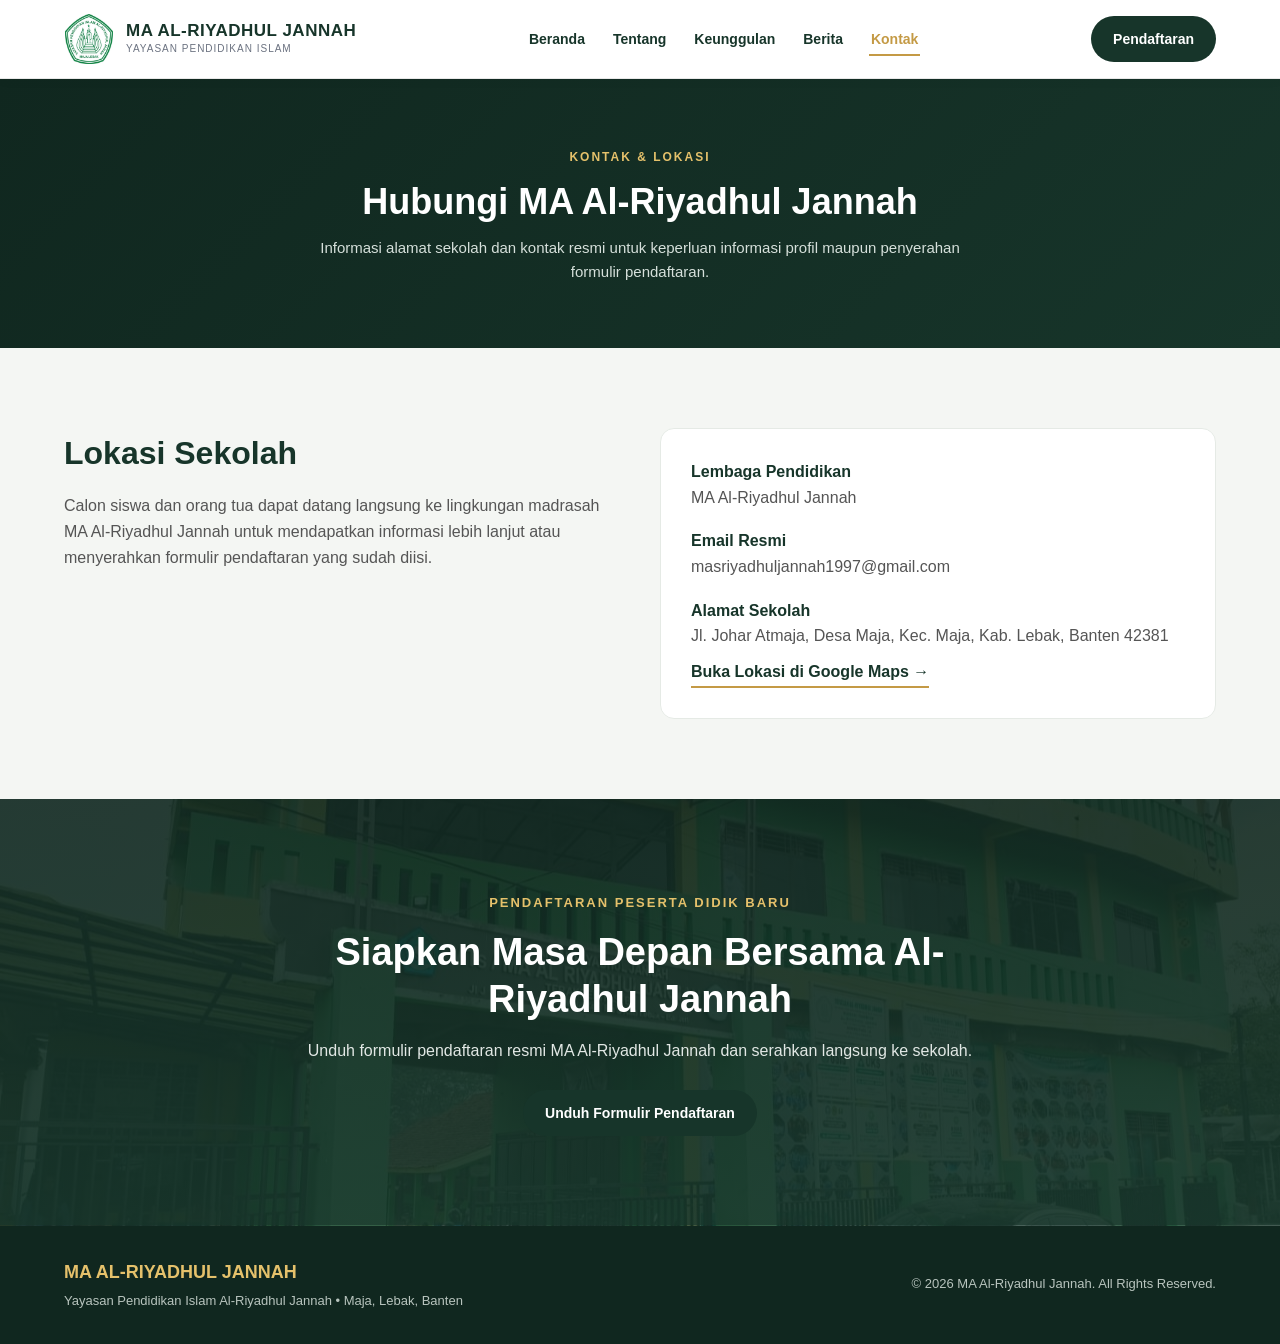
<file: kontak.html>
<!DOCTYPE html>
<html lang="id">
<head>
    <meta charset="UTF-8">
    <meta name="viewport" content="width=device-width, initial-scale=1.0">
    <title>Kontak &amp; Lokasi | MA Al-Riyadhul Jannah</title>
    <link rel="stylesheet" href="assets/css/style.css">
</head>
<body>

<header class="header">
    <div class="container navbar">
        <a href="index.html" class="logo">
            <img src="assets/img/logo.png" alt="Logo Yayasan Al-Riyadhul Jannah">
            <div>
                <h2>MA AL-RIYADHUL JANNAH</h2>
                <span>YAYASAN PENDIDIKAN ISLAM</span>
            </div>
        </a>

        <nav id="navMenu" class="nav-links" aria-label="Navigasi Utama">
            <a href="index.html">Beranda</a>
            <a href="profil.html">Tentang</a>
            <a href="keunggulan.html">Keunggulan</a>
            <a href="berita.html">Berita</a>
            <a href="kontak.html" class="active">Kontak</a>
            <a href="pendaftaran.html" class="nav-mobile-cta">Pendaftaran</a>
        </nav>

        <div class="nav-actions">
            <a href="pendaftaran.html" class="btn-daftar">Pendaftaran</a>
            <button type="button" class="hamburger" id="hamburgerBtn" aria-label="Buka menu navigasi" aria-expanded="false" aria-controls="navMenu">
                <span></span>
                <span></span>
                <span></span>
            </button>
        </div>
    </div>
</header>

<section class="page-banner">
    <div class="container hero-animate">
        <span class="label">KONTAK &amp; LOKASI</span>
        <h1>Hubungi MA Al-Riyadhul Jannah</h1>
        <p>Informasi alamat sekolah dan kontak resmi untuk keperluan informasi profil maupun penyerahan formulir pendaftaran.</p>
    </div>
</section>

<section id="kontak" class="contact">
    <div class="container contact-grid">
        <div class="reveal">
            <h2>Lokasi Sekolah</h2>
            <p>
                Calon siswa dan orang tua dapat datang langsung ke lingkungan madrasah
                MA Al-Riyadhul Jannah untuk mendapatkan informasi lebih lanjut atau
                menyerahkan formulir pendaftaran yang sudah diisi.
            </p>
        </div>

        <div class="contact-info reveal">
            <p>
                <strong>Lembaga Pendidikan</strong><br>
                 MA Al-Riyadhul Jannah
            </p>

            <p>
                <strong>Email Resmi</strong><br>
                masriyadhuljannah1997@gmail.com
            </p>

            <p>
                <strong>Alamat Sekolah</strong><br>
                Jl. Johar Atmaja, Desa Maja, Kec. Maja, Kab. Lebak, Banten 42381<br>
                <a href="https://www.google.com/maps/place/MA+Al-Riyadhul+Jannah/@-6.3300608,106.389824,17z/data=!3m1!4b1!4m6!3m5!1s0x2e420ff47a2f2033:0xe6813a22472ed12c!8m2!3d-6.3300608!4d106.3946949!16s%2Fg%2F11ghp15v0x?entry=ttu&g_ep=EgoyMDI2MTEwMy4wIKXMDSoASAFQAw%3D%3D"
                   target="_blank"
                   rel="noopener noreferrer"
                   class="maps-link">
                    Buka Lokasi di Google Maps &rarr;
                </a>
            </p>
        </div>
    </div>
</section>

<section class="registration">
    <div class="container registration-content reveal">
        <span>PENDAFTARAN PESERTA DIDIK BARU</span>
        <h2>Siapkan Masa Depan Bersama Al-Riyadhul Jannah</h2>
        <p>Unduh formulir pendaftaran resmi MA Al-Riyadhul Jannah dan serahkan langsung ke sekolah.</p>
        <a href="pendaftaran.html" class="btn-primary">Unduh Formulir Pendaftaran</a>
    </div>
</section>

<footer>
    <div class="container footer-content">
        <div>
            <h3>MA AL-RIYADHUL JANNAH</h3>
            <p>Yayasan Pendidikan Islam Al-Riyadhul Jannah &bull; Maja, Lebak, Banten</p>
        </div>
        <div>
            <p>&copy; 2026 MA Al-Riyadhul Jannah. All Rights Reserved.</p>
        </div>
    </div>
</footer>
<script src="assets/js/main.js"></script>

</body>
</html>
</file>
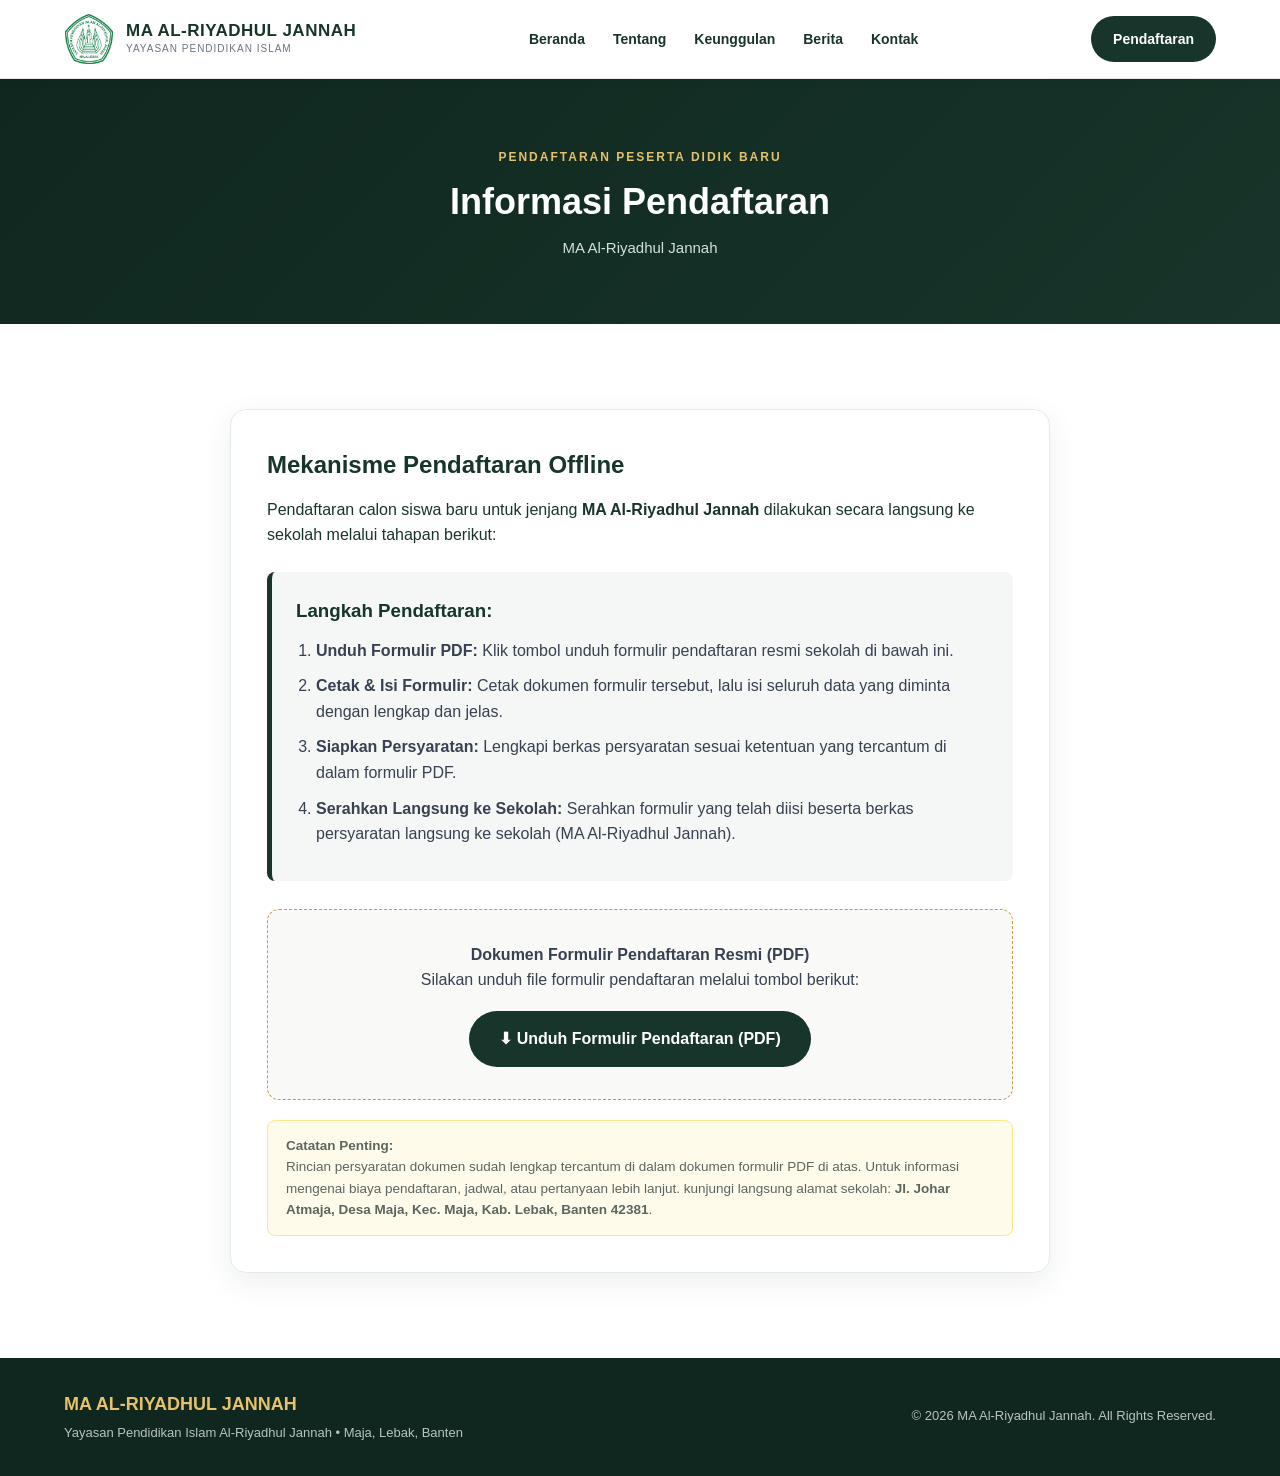
<file: pendaftaran.html>
<!DOCTYPE html>
<html lang="id">
<head>
    <meta charset="UTF-8">
    <meta name="viewport" content="width=device-width, initial-scale=1.0">
    <title>Pendaftaran Peserta Didik Baru | MA Al-Riyadhul Jannah</title>
    <link rel="stylesheet" href="assets/css/style.css">
</head>
<body>

<header class="header">
    <div class="container navbar">
        <a href="index.html" class="logo">
            <img src="assets/img/logo.png" alt="Logo Yayasan Al-Riyadhul Jannah">
            <div>
                <h2>MA AL-RIYADHUL JANNAH</h2>
                <span>YAYASAN PENDIDIKAN ISLAM</span>
            </div>
        </a>

        <nav id="navMenu" class="nav-links" aria-label="Navigasi Utama">
            <a href="index.html">Beranda</a>
            <a href="profil.html">Tentang</a>
            <a href="keunggulan.html">Keunggulan</a>
            <a href="berita.html">Berita</a>
            <a href="kontak.html">Kontak</a>
            <a href="pendaftaran.html" class="nav-mobile-cta">Pendaftaran</a>
        </nav>

        <div class="nav-actions">
            <a href="pendaftaran.html" class="btn-daftar">Pendaftaran</a>
            <button type="button" class="hamburger" id="hamburgerBtn" aria-label="Buka menu navigasi" aria-expanded="false" aria-controls="navMenu">
                <span></span>
                <span></span>
                <span></span>
            </button>
        </div>
    </div>
</header>

<section class="page-banner">
    <div class="container hero-animate">
        <span class="label">PENDAFTARAN PESERTA DIDIK BARU</span>
        <h1>Informasi Pendaftaran</h1>
        <p>MA Al-Riyadhul Jannah</p>
    </div>
</section>

<section class="section">
    <div class="container pendaftaran-wrapper">
        <div class="pendaftaran-card reveal">
            <h2>Mekanisme Pendaftaran Offline</h2>
            <p>
                Pendaftaran calon siswa baru untuk jenjang 
                <strong>MA Al-Riyadhul Jannah</strong> dilakukan secara langsung ke sekolah melalui tahapan berikut:
            </p>

            <div class="steps-box">
                <h3>Langkah Pendaftaran:</h3>
                <ol>
                    <li><strong>Unduh Formulir PDF:</strong> Klik tombol unduh formulir pendaftaran resmi sekolah di bawah ini.</li>
                    <li><strong>Cetak &amp; Isi Formulir:</strong> Cetak dokumen formulir tersebut, lalu isi seluruh data yang diminta dengan lengkap dan jelas.</li>
                    <li><strong>Siapkan Persyaratan:</strong> Lengkapi berkas persyaratan sesuai ketentuan yang tercantum di dalam formulir PDF.</li>
                    <li><strong>Serahkan Langsung ke Sekolah:</strong> Serahkan formulir yang telah diisi beserta berkas persyaratan langsung ke sekolah (MA Al-Riyadhul Jannah).</li>
                </ol>
            </div>

            <div class="download-box">
                <p><strong>Dokumen Formulir Pendaftaran Resmi (PDF)</strong><br>
                Silakan unduh file formulir pendaftaran melalui tombol berikut:</p>
                <a href="assets/docs/formulir-pendaftaran.pdf" download="Formulir-Pendaftaran-Al-Riyadhul-Jannah.pdf" class="btn-download">
                    &#11015; Unduh Formulir Pendaftaran (PDF)
                </a>
            </div>

            <div class="pendaftaran-note">
                <strong>Catatan Penting:</strong><br>
                Rincian persyaratan dokumen sudah lengkap tercantum di dalam dokumen formulir PDF di atas.
                Untuk informasi mengenai biaya pendaftaran, jadwal, atau pertanyaan lebih lanjut.
                 kunjungi langsung alamat sekolah:
                <strong>Jl. Johar Atmaja, Desa Maja, Kec. Maja, Kab. Lebak, Banten 42381</strong>.
            </div>
        </div>
    </div>
</section>

<footer>
    <div class="container footer-content">
        <div>
            <h3>MA AL-RIYADHUL JANNAH</h3>
            <p>Yayasan Pendidikan Islam Al-Riyadhul Jannah &bull; Maja, Lebak, Banten</p>
        </div>
        <div>
            <p>&copy; 2026 MA Al-Riyadhul Jannah. All Rights Reserved.</p>
        </div>
    </div>
</footer>
<script src="assets/js/main.js"></script>

</body>
</html>
</file>
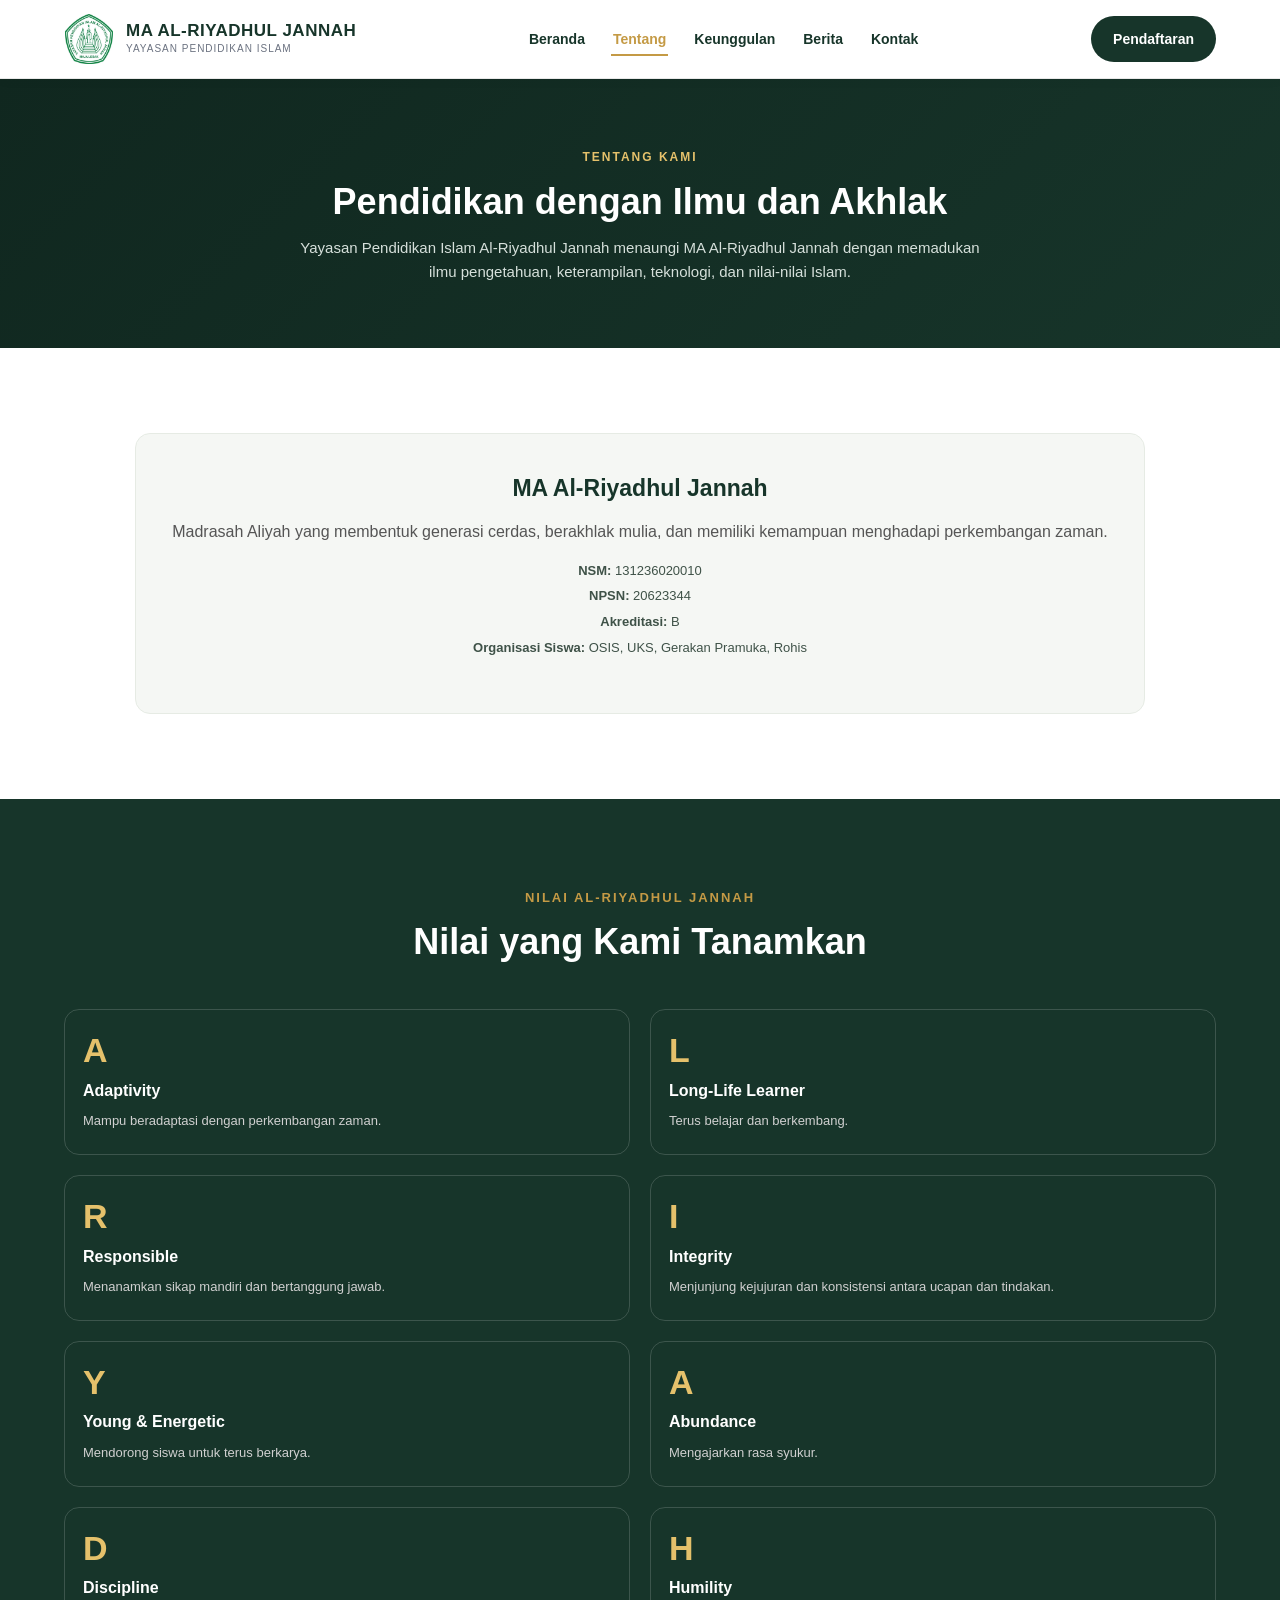
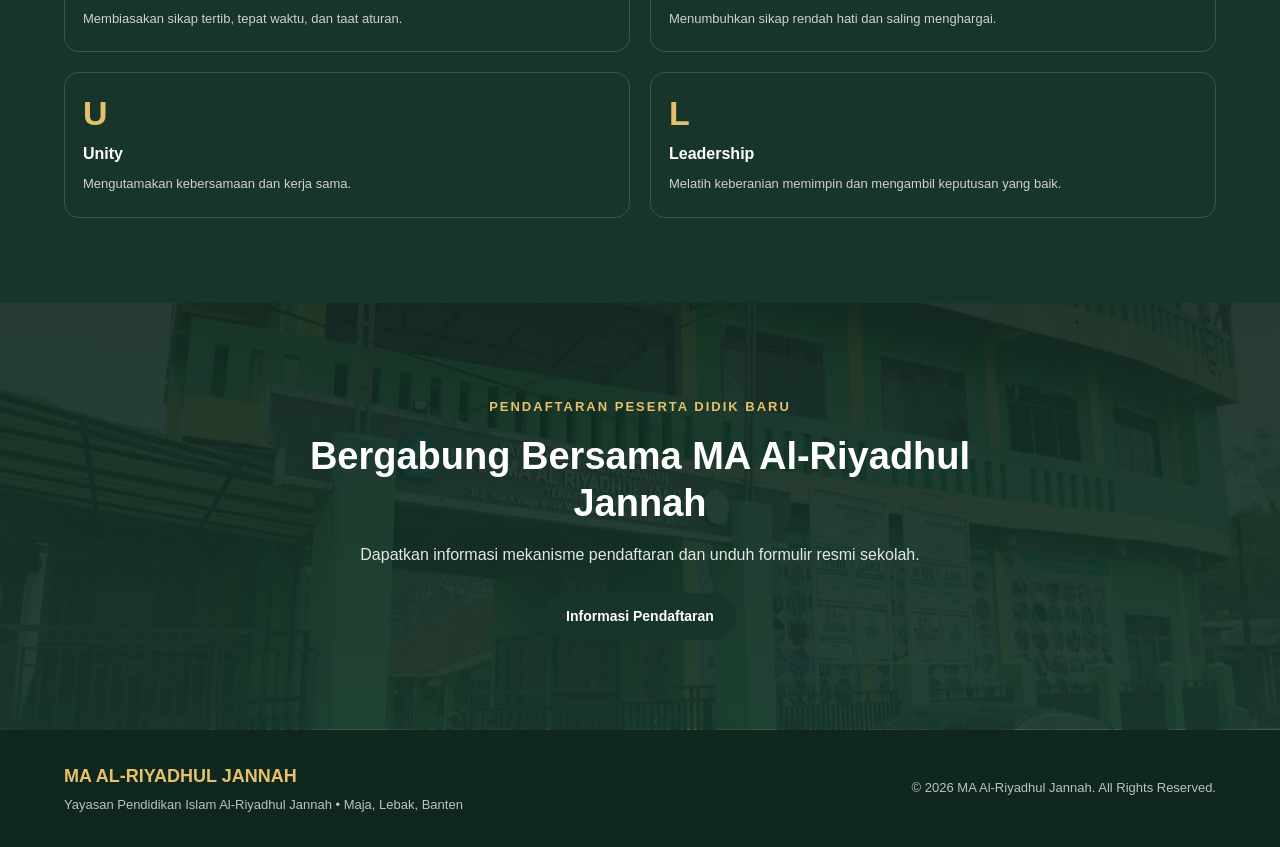
<file: profil.html>
<!DOCTYPE html>
<html lang="id">
<head>
    <meta charset="UTF-8">
    <meta name="viewport" content="width=device-width, initial-scale=1.0">
    <title>Tentang Kami |  MA Al-Riyadhul Jannah</title>
    <link rel="stylesheet" href="assets/css/style.css">
</head>
<body>

<header class="header">
    <div class="container navbar">
        <a href="index.html" class="logo">
            <img src="assets/img/logo.png" alt="Logo Yayasan Al-Riyadhul Jannah">
            <div>
                <h2> MA AL-RIYADHUL JANNAH</h2>
                <span>YAYASAN PENDIDIKAN ISLAM</span>
            </div>
        </a>

        <nav id="navMenu" class="nav-links" aria-label="Navigasi Utama">
            <a href="index.html">Beranda</a>
            <a href="profil.html" class="active">Tentang</a>
            <a href="keunggulan.html">Keunggulan</a>
            <a href="berita.html">Berita</a>
            <a href="kontak.html">Kontak</a>
            <a href="pendaftaran.html" class="nav-mobile-cta">Pendaftaran</a>
        </nav>

        <div class="nav-actions">
            <a href="pendaftaran.html" class="btn-daftar">Pendaftaran</a>
            <button type="button" class="hamburger" id="hamburgerBtn" aria-label="Buka menu navigasi" aria-expanded="false" aria-controls="navMenu">
                <span></span>
                <span></span>
                <span></span>
            </button>
        </div>
    </div>
</header>

<section class="page-banner">
    <div class="container hero-animate">
        <span class="label">TENTANG KAMI</span>
        <h1>Pendidikan dengan Ilmu dan Akhlak</h1>
        <p>Yayasan Pendidikan Islam Al-Riyadhul Jannah menaungi MA Al-Riyadhul Jannah dengan memadukan ilmu pengetahuan, keterampilan, teknologi, dan nilai-nilai Islam.</p>
    </div>
</section>

<section class="section">
    <div class="container">
        <div class="about-grid" style="display: flex; justify-content: center;">
            <div class="about-card reveal" style="text-align: center;">
                <h3>MA Al-Riyadhul Jannah</h3>
                <p>Madrasah Aliyah yang membentuk generasi cerdas, berakhlak mulia, dan memiliki kemampuan menghadapi perkembangan zaman.</p>
                <ul class="meta-list" style="list-style-position: inside; padding-left: 0;">
                    <li><strong>NSM:</strong> 131236020010</li>
                    <li><strong>NPSN:</strong> 20623344</li>
                    <li><strong>Akreditasi:</strong> B</li>
                    <li><strong>Organisasi Siswa:</strong> OSIS, UKS, Gerakan Pramuka, Rohis</li>
                </ul>
            </div>
        </div>
    </div>
</section>

<section class="values">
    <div class="container">
        <div class="section-title center reveal">
            <span>NILAI AL-RIYADHUL JANNAH</span>
            <h2>Nilai yang Kami Tanamkan</h2>
        </div>
        <div class="value-grid">
            <div class="value reveal"><strong>A</strong><h3>Adaptivity</h3><p>Mampu beradaptasi dengan perkembangan zaman.</p></div>
            <div class="value reveal"><strong>L</strong><h3>Long-Life Learner</h3><p>Terus belajar dan berkembang.</p></div>
            <div class="value reveal"><strong>R</strong><h3>Responsible</h3><p>Menanamkan sikap mandiri dan bertanggung jawab.</p></div>
            <div class="value reveal"><strong>I</strong><h3>Integrity</h3><p> Menjunjung kejujuran dan konsistensi antara ucapan dan tindakan.</p></div>
            <div class="value reveal"><strong>Y</strong><h3>Young & Energetic</h3><p>Mendorong siswa untuk terus berkarya.</p></div>
            <div class="value reveal"><strong>A</strong><h3>Abundance</h3><p>Mengajarkan rasa syukur.</p></div>
            <div class="value reveal"><strong>D</strong><h3>Discipline</h3><p>Membiasakan sikap tertib, tepat waktu, dan taat aturan.</p></div>
            <div class="value reveal"><strong>H</strong><h3>Humility</h3><p>Menumbuhkan sikap rendah hati dan saling menghargai.</p></div>
            <div class="value reveal"><strong>U</strong><h3>Unity</h3><p>Mengutamakan kebersamaan dan kerja sama.</p></div>
            <div class="value reveal"><strong>L</strong><h3>Leadership</h3><p>Melatih keberanian memimpin dan mengambil keputusan yang baik.</p></div>
        </div>
    </div>
</section>

<section class="registration">
    <div class="container registration-content reveal">
        <span>PENDAFTARAN PESERTA DIDIK BARU</span>
        <h2>Bergabung Bersama MA Al-Riyadhul Jannah</h2>
        <p>Dapatkan informasi mekanisme pendaftaran dan unduh formulir resmi sekolah.</p>
        <a href="pendaftaran.html" class="btn-primary">Informasi Pendaftaran</a>
    </div>
</section>

<footer>
    <div class="container footer-content">
        <div>
            <h3>MA AL-RIYADHUL JANNAH</h3>
            <p>Yayasan Pendidikan Islam Al-Riyadhul Jannah &bull; Maja, Lebak, Banten</p>
        </div>
        <div>
            <p>&copy; 2026 MA Al-Riyadhul Jannah. All Rights Reserved.</p>
        </div>
    </div>
</footer>
<script src="assets/js/main.js"></script>

</body>
</html>
</file>
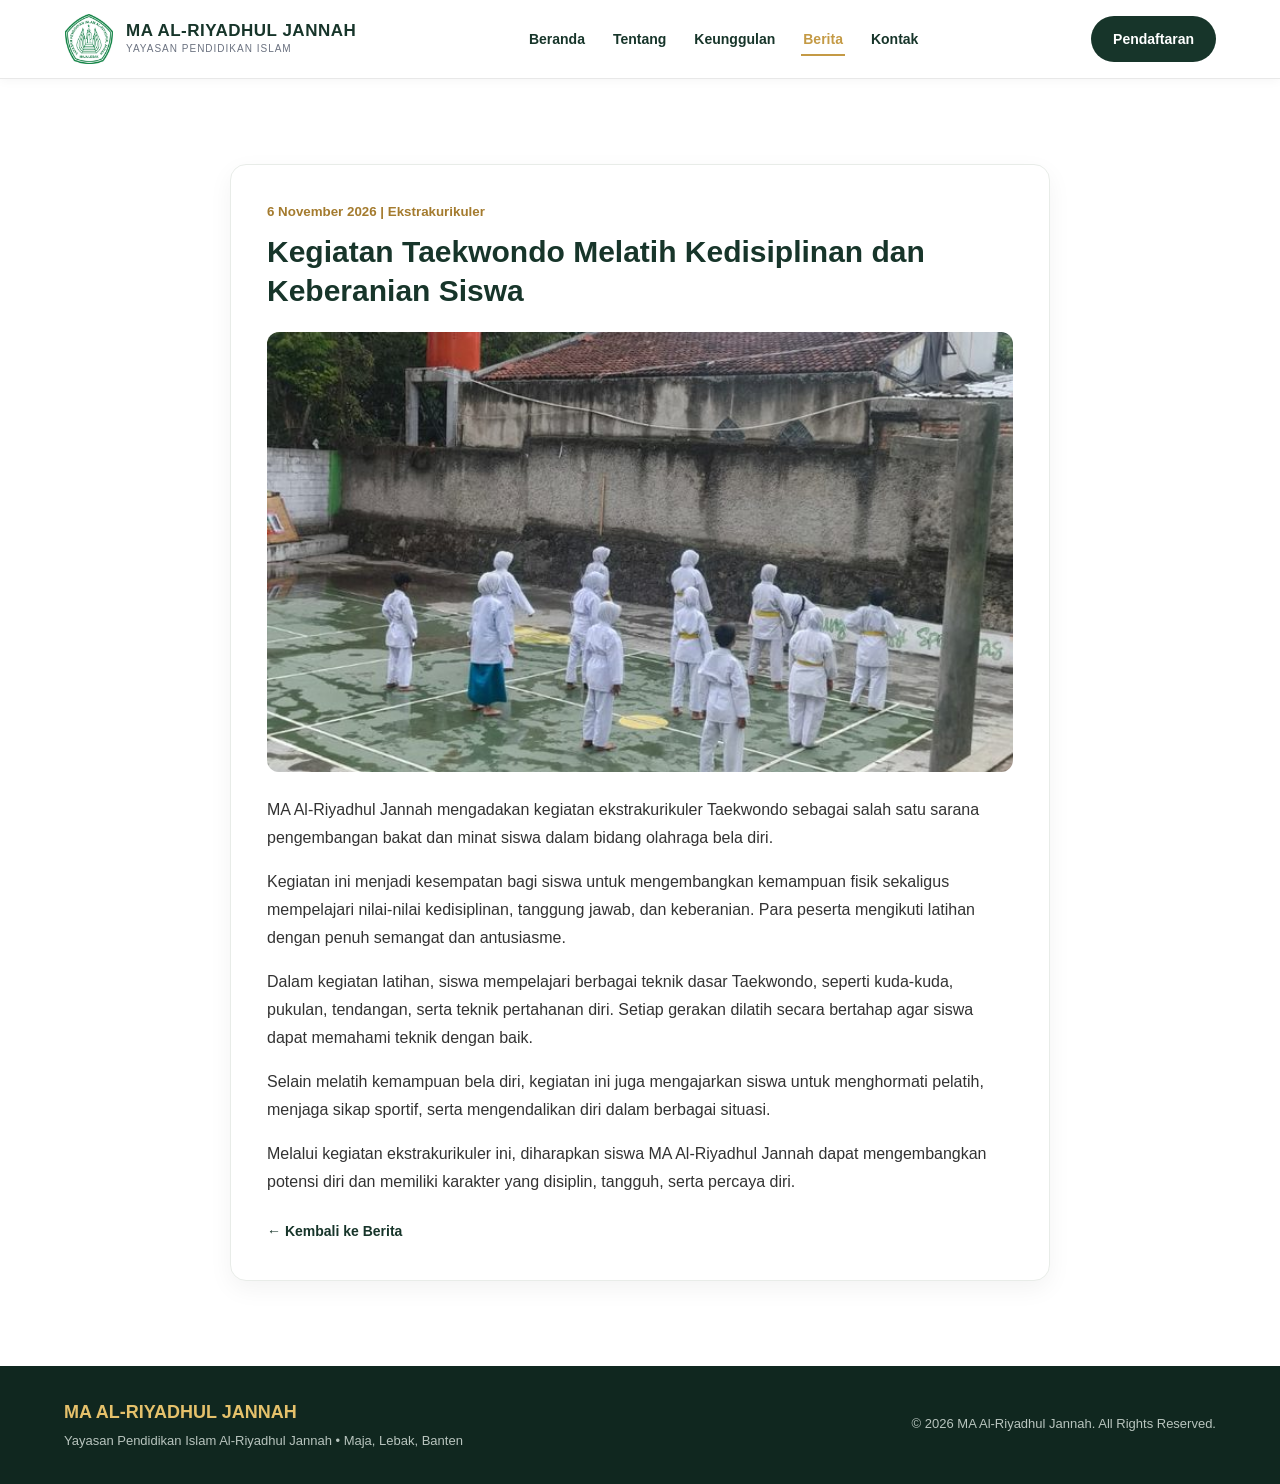
<file: berita/berita-1.html>
<!DOCTYPE html>
<html lang="id">
<head>
    <meta charset="UTF-8">
    <meta name="viewport" content="width=device-width, initial-scale=1.0">
    <title>Kegiatan Taekwondo | MA Al-Riyadhul Jannah</title>
    <link rel="stylesheet" href="../assets/css/style.css">
</head>
<body>

<header class="header">
    <div class="container navbar">
        <a href="../index.html" class="logo">
            <img src="../assets/img/logo.png" alt="Logo Yayasan Al-Riyadhul Jannah">
            <div>
                <h2>MA AL-RIYADHUL JANNAH</h2>
                <span>YAYASAN PENDIDIKAN ISLAM</span>
            </div>
        </a>

        <nav id="navMenu" class="nav-links" aria-label="Navigasi Utama">
            <a href="../index.html">Beranda</a>
            <a href="../profil.html">Tentang</a>
            <a href="../keunggulan.html">Keunggulan</a>
            <a href="../berita.html" class="active">Berita</a>
            <a href="../kontak.html">Kontak</a>
            <a href="../pendaftaran.html" class="nav-mobile-cta">Pendaftaran</a>
        </nav>

        <div class="nav-actions">
            <a href="../pendaftaran.html" class="btn-daftar">Pendaftaran</a>
            <button type="button" class="hamburger" id="hamburgerBtn" aria-label="Buka menu navigasi" aria-expanded="false" aria-controls="navMenu">
                <span></span>
                <span></span>
                <span></span>
            </button>
        </div>
    </div>
</header>

<section class="section">
    <div class="container">
        <article class="detail-berita hero-animate">
            <small>6 November 2026 | Ekstrakurikuler</small>
            <h1>Kegiatan Taekwondo Melatih Kedisiplinan dan Keberanian Siswa</h1>

            <img src="../assets/img/ekskul-karate.jpg" alt="Kegiatan Taekwondo MA Al-Riyadhul Jannah">

            <p>
                MA Al-Riyadhul Jannah mengadakan kegiatan ekstrakurikuler
                Taekwondo sebagai salah satu sarana pengembangan bakat dan
                minat siswa dalam bidang olahraga bela diri.
            </p>

            <p>
                Kegiatan ini menjadi kesempatan bagi siswa untuk
                mengembangkan kemampuan fisik sekaligus mempelajari
                nilai-nilai kedisiplinan, tanggung jawab, dan keberanian.
                Para peserta mengikuti latihan dengan penuh semangat
                dan antusiasme.
            </p>

            <p>
                Dalam kegiatan latihan, siswa mempelajari berbagai
                teknik dasar Taekwondo, seperti kuda-kuda, pukulan,
                tendangan, serta teknik pertahanan diri. Setiap gerakan
                dilatih secara bertahap agar siswa dapat memahami
                teknik dengan baik.
            </p>

            <p>
                Selain melatih kemampuan bela diri, kegiatan ini juga
                mengajarkan siswa untuk menghormati pelatih, menjaga
                sikap sportif, serta mengendalikan diri dalam berbagai
                situasi.
            </p>

            <p>
                Melalui kegiatan ekstrakurikuler ini, diharapkan siswa
                MA Al-Riyadhul Jannah dapat mengembangkan potensi
                diri dan memiliki karakter yang disiplin, tangguh,
                serta percaya diri.
            </p>

            <a href="../berita.html" class="btn-detail">&larr; Kembali ke Berita</a>
        </article>
    </div>
</section>

<footer>
    <div class="container footer-content">
        <div>
            <h3>MA AL-RIYADHUL JANNAH</h3>
            <p>Yayasan Pendidikan Islam Al-Riyadhul Jannah &bull; Maja, Lebak, Banten</p>
        </div>
        <div>
            <p>&copy; 2026 MA Al-Riyadhul Jannah. All Rights Reserved.</p>
        </div>
    </div>
</footer>
<script src="../assets/js/main.js"></script>

</body>
</html>
</file>
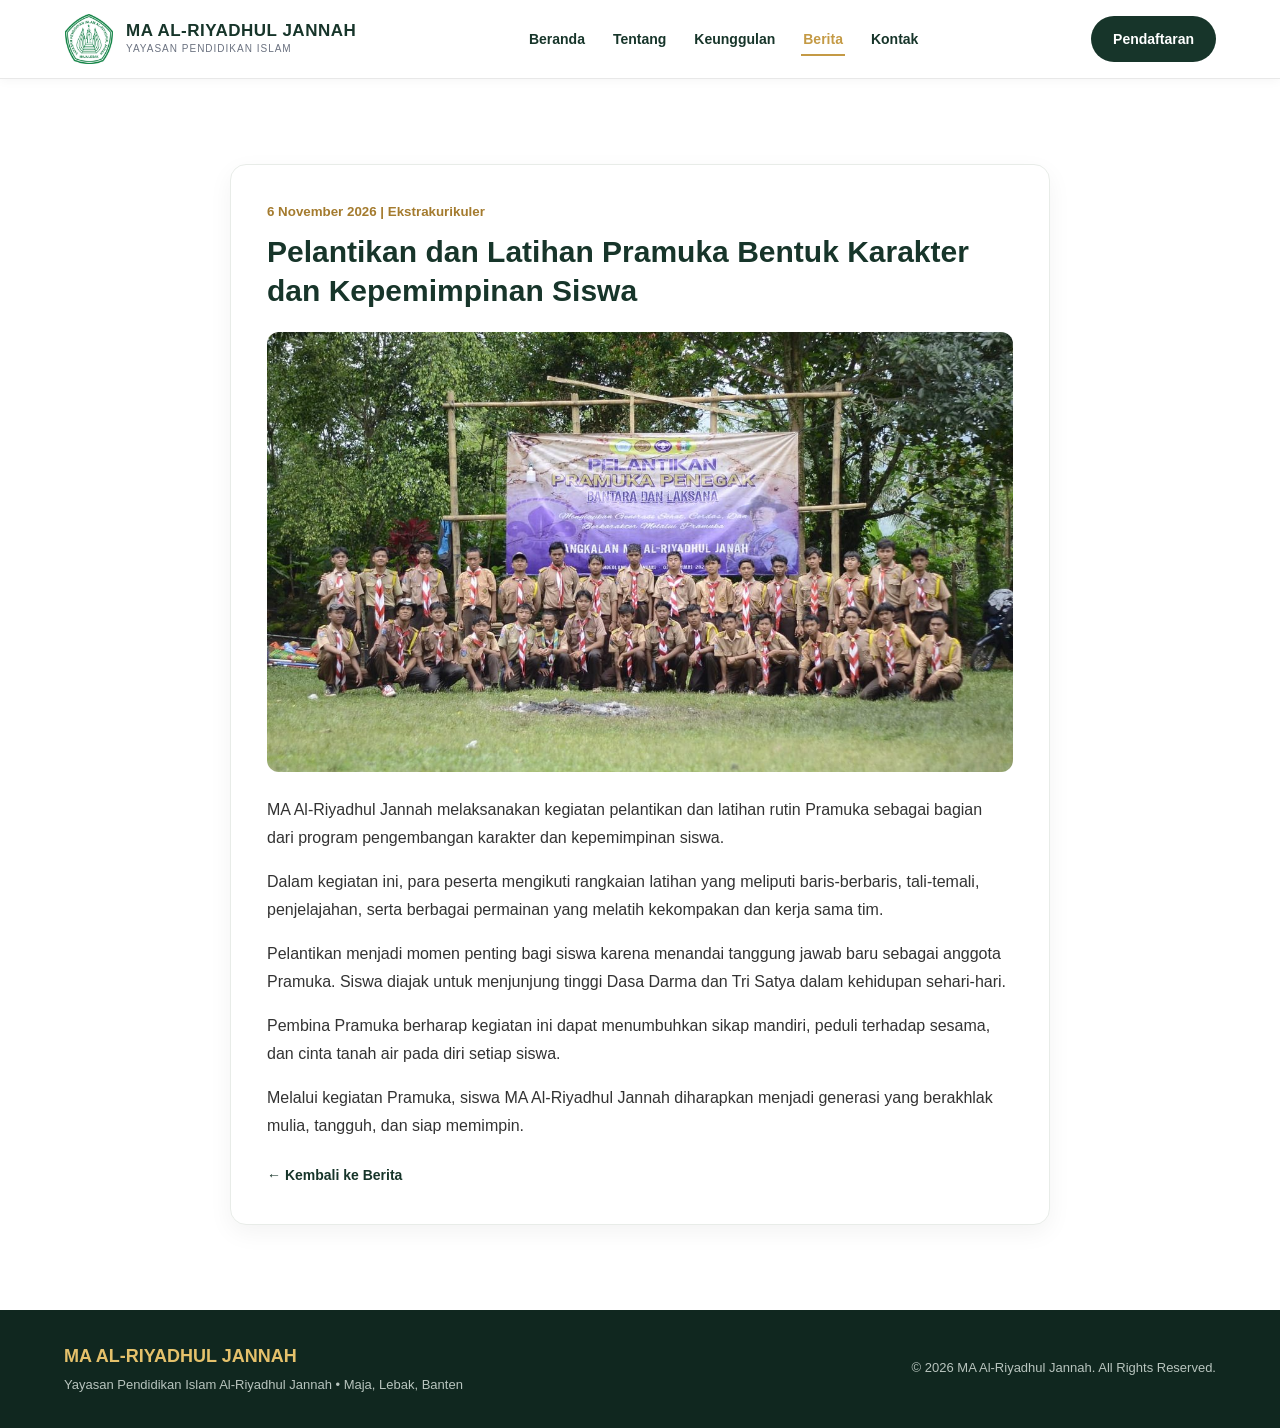
<file: berita/berita-2.html>
<!DOCTYPE html>
<html lang="id">
<head>
    <meta charset="UTF-8">
    <meta name="viewport" content="width=device-width, initial-scale=1.0">
    <title>Kegiatan Pramuka | MA Al-Riyadhul Jannah</title>
    <link rel="stylesheet" href="../assets/css/style.css">
</head>
<body>

<header class="header">
    <div class="container navbar">
        <a href="../index.html" class="logo">
            <img src="../assets/img/logo.png" alt="Logo Yayasan Al-Riyadhul Jannah">
            <div>
                <h2>MA AL-RIYADHUL JANNAH</h2>
                <span>YAYASAN PENDIDIKAN ISLAM</span>
            </div>
        </a>

        <nav id="navMenu" class="nav-links" aria-label="Navigasi Utama">
            <a href="../index.html">Beranda</a>
            <a href="../profil.html">Tentang</a>
            <a href="../keunggulan.html">Keunggulan</a>
            <a href="../berita.html" class="active">Berita</a>
            <a href="../kontak.html">Kontak</a>
            <a href="../pendaftaran.html" class="nav-mobile-cta">Pendaftaran</a>
        </nav>

        <div class="nav-actions">
            <a href="../pendaftaran.html" class="btn-daftar">Pendaftaran</a>
            <button type="button" class="hamburger" id="hamburgerBtn" aria-label="Buka menu navigasi" aria-expanded="false" aria-controls="navMenu">
                <span></span>
                <span></span>
                <span></span>
            </button>
        </div>
    </div>
</header>

<section class="section">
    <div class="container">
        <article class="detail-berita hero-animate">
            <small>6 November 2026 | Ekstrakurikuler</small>
            <h1>Pelantikan dan Latihan Pramuka Bentuk Karakter dan Kepemimpinan Siswa</h1>

            <img src="../assets/img/ekskul-pramuka.jpeg" alt="Kegiatan Pramuka Al-Riyadhul Jannah">

            <p>
                MA Al-Riyadhul Jannah melaksanakan kegiatan pelantikan dan latihan rutin Pramuka sebagai bagian dari program pengembangan karakter dan kepemimpinan siswa.
            </p>

            <p>
                Dalam kegiatan ini, para peserta mengikuti rangkaian latihan yang meliputi baris-berbaris, tali-temali, penjelajahan, serta berbagai permainan yang melatih kekompakan dan kerja sama tim.
            </p>

            <p>
                Pelantikan menjadi momen penting bagi siswa karena menandai tanggung jawab baru sebagai anggota Pramuka. Siswa diajak untuk menjunjung tinggi Dasa Darma dan Tri Satya dalam kehidupan sehari-hari.
            </p>

            <p>
                Pembina Pramuka berharap kegiatan ini dapat menumbuhkan sikap mandiri, peduli terhadap sesama, dan cinta tanah air pada diri setiap siswa.
            </p>

            <p>
                Melalui kegiatan Pramuka, siswa MA Al-Riyadhul Jannah diharapkan menjadi generasi yang berakhlak mulia, tangguh, dan siap memimpin.
            </p>

            <a href="../berita.html" class="btn-detail">&larr; Kembali ke Berita</a>
        </article>
    </div>
</section>

<footer>
    <div class="container footer-content">
        <div>
            <h3>MA AL-RIYADHUL JANNAH</h3>
            <p>Yayasan Pendidikan Islam Al-Riyadhul Jannah &bull; Maja, Lebak, Banten</p>
        </div>
        <div>
            <p>&copy; 2026 MA Al-Riyadhul Jannah. All Rights Reserved.</p>
        </div>
    </div>
</footer>
<script src="../assets/js/main.js"></script>

</body>
</html>
</file>
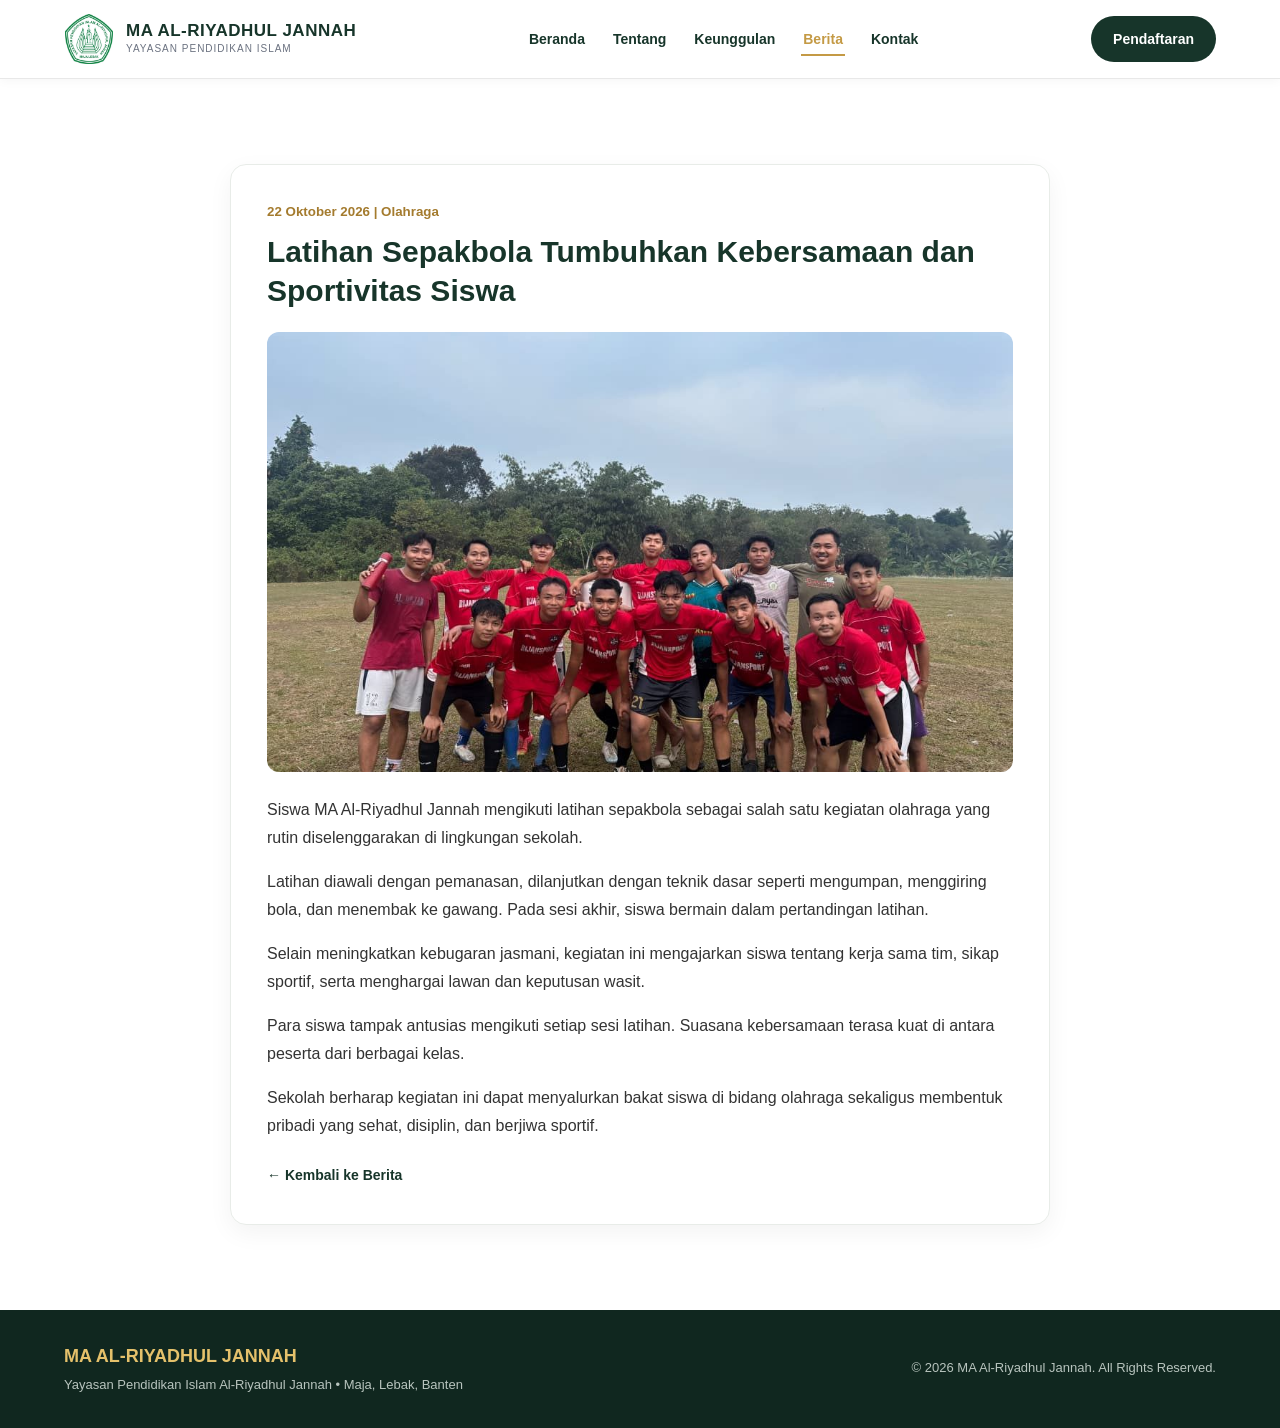
<file: berita/berita-3.html>
<!DOCTYPE html>
<html lang="id">
<head>
    <meta charset="UTF-8">
    <meta name="viewport" content="width=device-width, initial-scale=1.0">
    <title>Kegiatan Sepakbola |  MA Al-Riyadhul Jannah</title>
    <link rel="stylesheet" href="../assets/css/style.css">
</head>
<body>

<header class="header">
    <div class="container navbar">
        <a href="../index.html" class="logo">
            <img src="../assets/img/logo.png" alt="Logo Yayasan Al-Riyadhul Jannah">
            <div>
                <h2>MA AL-RIYADHUL JANNAH</h2>
                <span>YAYASAN PENDIDIKAN ISLAM</span>
            </div>
        </a>

        <nav id="navMenu" class="nav-links" aria-label="Navigasi Utama">
            <a href="../index.html">Beranda</a>
            <a href="../profil.html">Tentang</a>
            <a href="../keunggulan.html">Keunggulan</a>
            <a href="../berita.html" class="active">Berita</a>
            <a href="../kontak.html">Kontak</a>
            <a href="../pendaftaran.html" class="nav-mobile-cta">Pendaftaran</a>
        </nav>

        <div class="nav-actions">
            <a href="../pendaftaran.html" class="btn-daftar">Pendaftaran</a>
            <button type="button" class="hamburger" id="hamburgerBtn" aria-label="Buka menu navigasi" aria-expanded="false" aria-controls="navMenu">
                <span></span>
                <span></span>
                <span></span>
            </button>
        </div>
    </div>
</header>

<section class="section">
    <div class="container">
        <article class="detail-berita hero-animate">
            <small>22 Oktober 2026 | Olahraga</small>
            <h1>Latihan Sepakbola Tumbuhkan Kebersamaan dan Sportivitas Siswa</h1>

            <img src="../assets/img/ekskul-sepakbola.jpeg" alt="Kegiatan Sepakbola Al-Riyadhul Jannah">

            <p>
                Siswa MA Al-Riyadhul Jannah mengikuti latihan sepakbola sebagai salah satu kegiatan olahraga yang rutin diselenggarakan di lingkungan sekolah.
            </p>

            <p>
                Latihan diawali dengan pemanasan, dilanjutkan dengan teknik dasar seperti mengumpan, menggiring bola, dan menembak ke gawang. Pada sesi akhir, siswa bermain dalam pertandingan latihan.
            </p>

            <p>
                Selain meningkatkan kebugaran jasmani, kegiatan ini mengajarkan siswa tentang kerja sama tim, sikap sportif, serta menghargai lawan dan keputusan wasit.
            </p>

            <p>
                Para siswa tampak antusias mengikuti setiap sesi latihan. Suasana kebersamaan terasa kuat di antara peserta dari berbagai kelas.
            </p>

            <p>
                Sekolah berharap kegiatan ini dapat menyalurkan bakat siswa di bidang olahraga sekaligus membentuk pribadi yang sehat, disiplin, dan berjiwa sportif.
            </p>

            <a href="../berita.html" class="btn-detail">&larr; Kembali ke Berita</a>
        </article>
    </div>
</section>

<footer>
    <div class="container footer-content">
        <div>
            <h3>MA AL-RIYADHUL JANNAH</h3>
            <p>Yayasan Pendidikan Islam Al-Riyadhul Jannah &bull; Maja, Lebak, Banten</p>
        </div>
        <div>
            <p>&copy; 2026  MA Al-Riyadhul Jannah. All Rights Reserved.</p>
        </div>
    </div>
</footer>
<script src="../assets/js/main.js"></script>

</body>
</html>
</file>
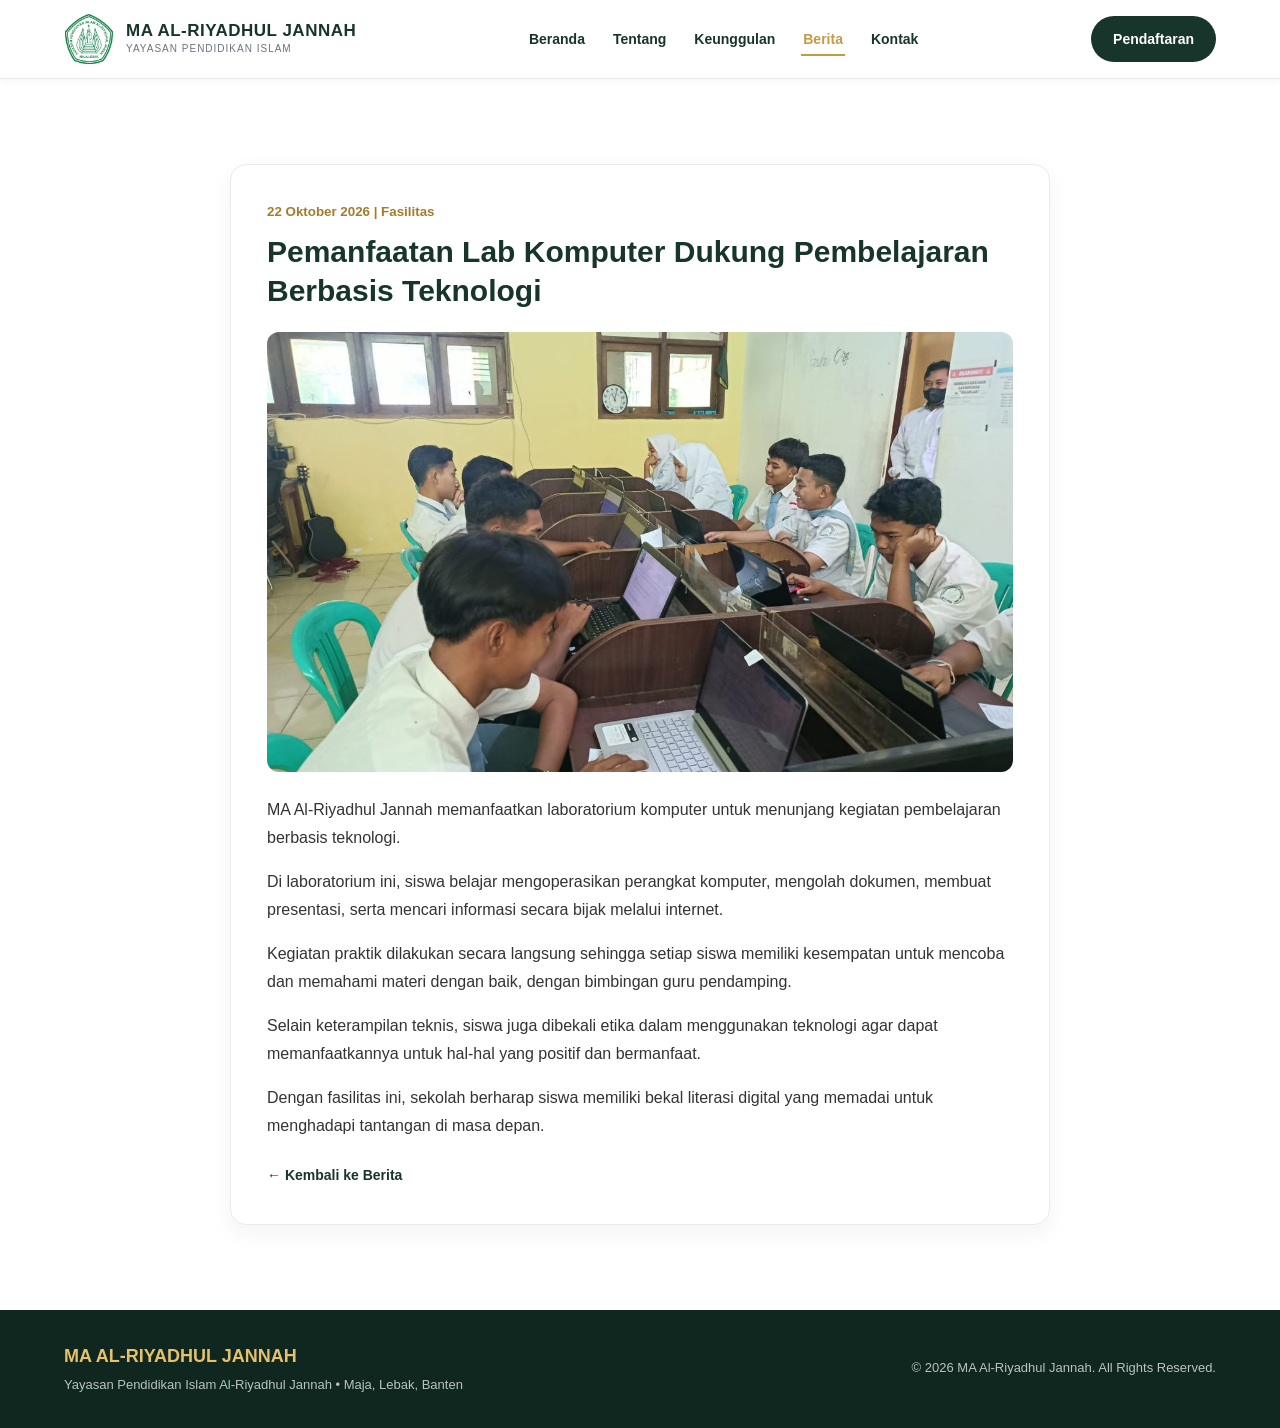
<file: berita/berita-4.html>
<!DOCTYPE html>
<html lang="id">
<head>
    <meta charset="UTF-8">
    <meta name="viewport" content="width=device-width, initial-scale=1.0">
    <title>Kegiatan Lab Komputer | MA Al-Riyadhul Jannah</title>
    <link rel="stylesheet" href="../assets/css/style.css">
</head>
<body>

<header class="header">
    <div class="container navbar">
        <a href="../index.html" class="logo">
            <img src="../assets/img/logo.png" alt="Logo Yayasan Al-Riyadhul Jannah">
            <div>
                <h2>MA AL-RIYADHUL JANNAH</h2>
                <span>YAYASAN PENDIDIKAN ISLAM</span>
            </div>
        </a>

        <nav id="navMenu" class="nav-links" aria-label="Navigasi Utama">
            <a href="../index.html">Beranda</a>
            <a href="../profil.html">Tentang</a>
            <a href="../keunggulan.html">Keunggulan</a>
            <a href="../berita.html" class="active">Berita</a>
            <a href="../kontak.html">Kontak</a>
            <a href="../pendaftaran.html" class="nav-mobile-cta">Pendaftaran</a>
        </nav>

        <div class="nav-actions">
            <a href="../pendaftaran.html" class="btn-daftar">Pendaftaran</a>
            <button type="button" class="hamburger" id="hamburgerBtn" aria-label="Buka menu navigasi" aria-expanded="false" aria-controls="navMenu">
                <span></span>
                <span></span>
                <span></span>
            </button>
        </div>
    </div>
</header>

<section class="section">
    <div class="container">
        <article class="detail-berita hero-animate">
            <small>22 Oktober 2026 | Fasilitas</small>
            <h1>Pemanfaatan Lab Komputer Dukung Pembelajaran Berbasis Teknologi</h1>

            <img src="../assets/img/fasilitas-lab.jpeg" alt="Kegiatan Lab Komputer Al-Riyadhul Jannah">

            <p>
                MA Al-Riyadhul Jannah memanfaatkan laboratorium komputer untuk menunjang kegiatan pembelajaran berbasis teknologi.
            </p>

            <p>
                Di laboratorium ini, siswa belajar mengoperasikan perangkat komputer, mengolah dokumen, membuat presentasi, serta mencari informasi secara bijak melalui internet.
            </p>

            <p>
                Kegiatan praktik dilakukan secara langsung sehingga setiap siswa memiliki kesempatan untuk mencoba dan memahami materi dengan baik, dengan bimbingan guru pendamping.
            </p>

            <p>
                Selain keterampilan teknis, siswa juga dibekali etika dalam menggunakan teknologi agar dapat memanfaatkannya untuk hal-hal yang positif dan bermanfaat.
            </p>

            <p>
                Dengan fasilitas ini, sekolah berharap siswa memiliki bekal literasi digital yang memadai untuk menghadapi tantangan di masa depan.
            </p>

            <a href="../berita.html" class="btn-detail">&larr; Kembali ke Berita</a>
        </article>
    </div>
</section>

<footer>
    <div class="container footer-content">
        <div>
            <h3>MA AL-RIYADHUL JANNAH</h3>
            <p>Yayasan Pendidikan Islam Al-Riyadhul Jannah &bull; Maja, Lebak, Banten</p>
        </div>
        <div>
            <p>&copy; 2026 MA Al-Riyadhul Jannah. All Rights Reserved.</p>
        </div>
    </div>
</footer>
<script src="../assets/js/main.js"></script>

</body>
</html>
</file>
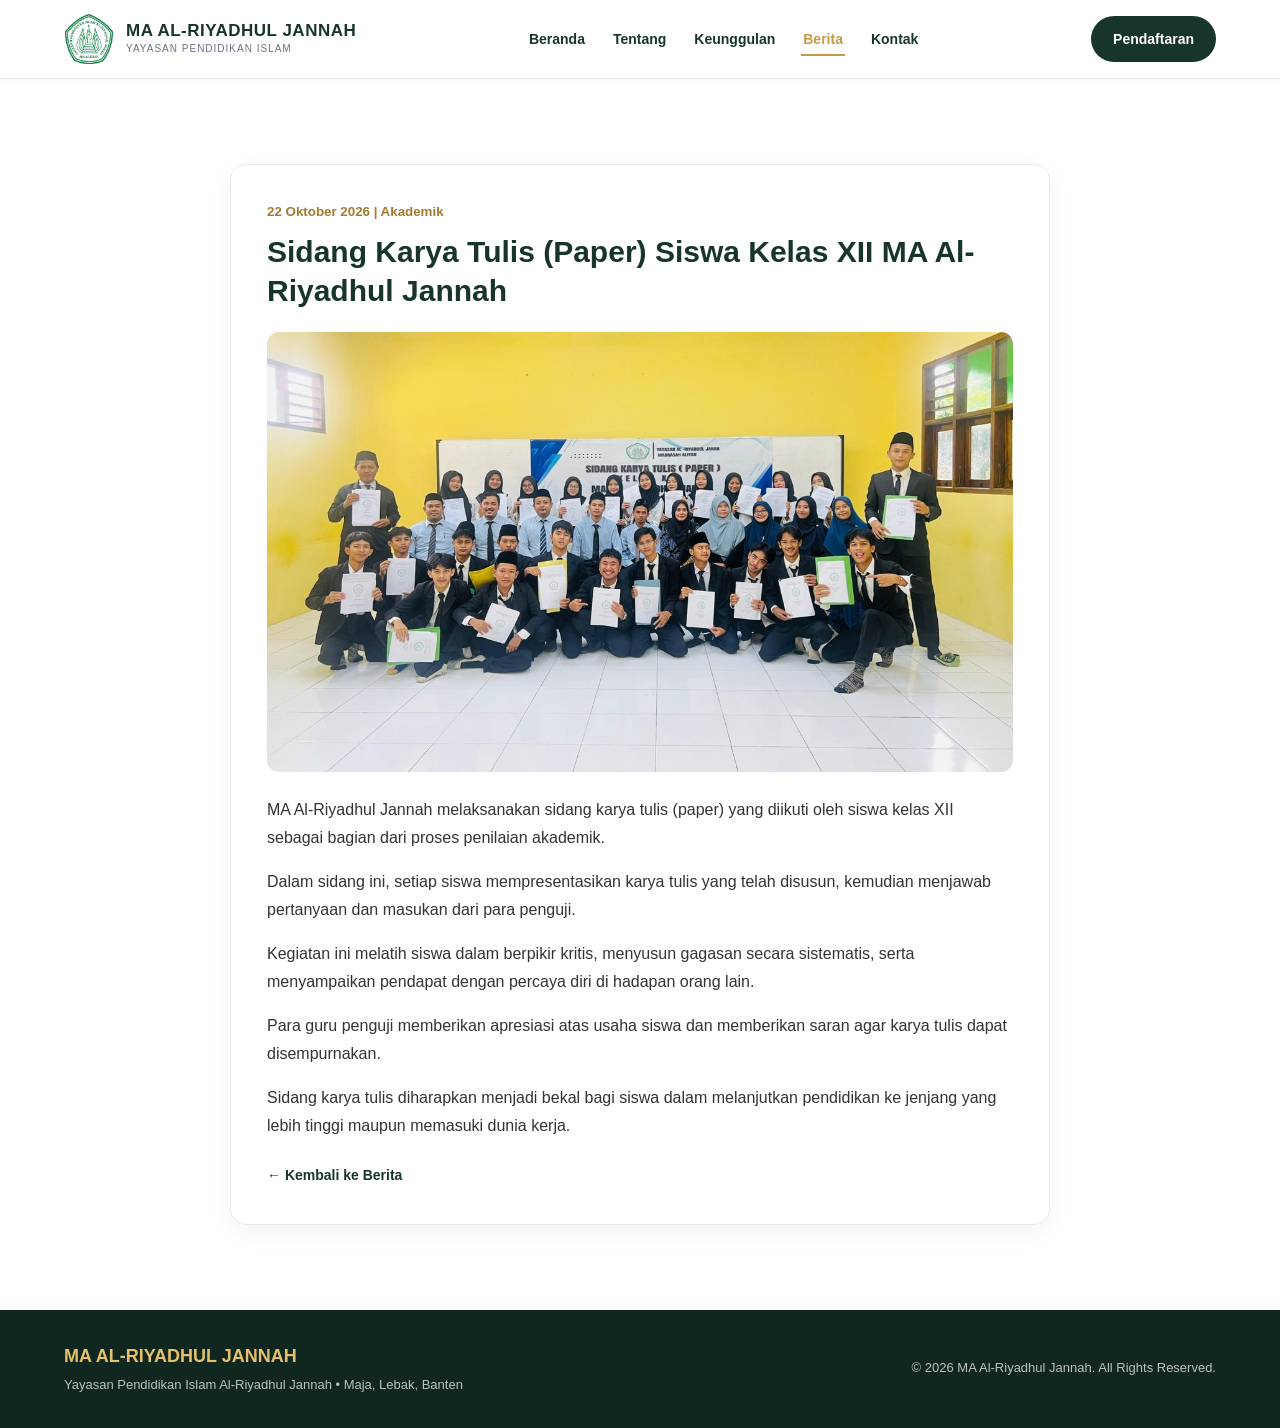
<file: berita/berita-5.html>
<!DOCTYPE html>
<html lang="id">
<head>
    <meta charset="UTF-8">
    <meta name="viewport" content="width=device-width, initial-scale=1.0">
    <title>Sidang Karya Tulis | MA Al-Riyadhul Jannah</title>
    <link rel="stylesheet" href="../assets/css/style.css">
</head>
<body>

<header class="header">
    <div class="container navbar">
        <a href="../index.html" class="logo">
            <img src="../assets/img/logo.png" alt="Logo Yayasan Al-Riyadhul Jannah">
            <div>
                <h2>MA AL-RIYADHUL JANNAH</h2>
                <span>YAYASAN PENDIDIKAN ISLAM</span>
            </div>
        </a>

        <nav id="navMenu" class="nav-links" aria-label="Navigasi Utama">
            <a href="../index.html">Beranda</a>
            <a href="../profil.html">Tentang</a>
            <a href="../keunggulan.html">Keunggulan</a>
            <a href="../berita.html" class="active">Berita</a>
            <a href="../kontak.html">Kontak</a>
            <a href="../pendaftaran.html" class="nav-mobile-cta">Pendaftaran</a>
        </nav>

        <div class="nav-actions">
            <a href="../pendaftaran.html" class="btn-daftar">Pendaftaran</a>
            <button type="button" class="hamburger" id="hamburgerBtn" aria-label="Buka menu navigasi" aria-expanded="false" aria-controls="navMenu">
                <span></span>
                <span></span>
                <span></span>
            </button>
        </div>
    </div>
</header>

<section class="section">
    <div class="container">
        <article class="detail-berita hero-animate">
            <small>22 Oktober 2026 | Akademik</small>
            <h1>Sidang Karya Tulis (Paper) Siswa Kelas XII MA Al-Riyadhul Jannah</h1>

            <img src="../assets/img/kelulusan.jpeg" alt="Sidang Karya Tulis Siswa MA Al-Riyadhul Jannah">

            <p>
                MA Al-Riyadhul Jannah melaksanakan sidang karya tulis (paper) yang diikuti oleh siswa kelas XII sebagai bagian dari proses penilaian akademik.
            </p>

            <p>
                Dalam sidang ini, setiap siswa mempresentasikan karya tulis yang telah disusun, kemudian menjawab pertanyaan dan masukan dari para penguji.
            </p>

            <p>
                Kegiatan ini melatih siswa dalam berpikir kritis, menyusun gagasan secara sistematis, serta menyampaikan pendapat dengan percaya diri di hadapan orang lain.
            </p>

            <p>
                Para guru penguji memberikan apresiasi atas usaha siswa dan memberikan saran agar karya tulis dapat disempurnakan.
            </p>

            <p>
                Sidang karya tulis diharapkan menjadi bekal bagi siswa dalam melanjutkan pendidikan ke jenjang yang lebih tinggi maupun memasuki dunia kerja.
            </p>

            <a href="../berita.html" class="btn-detail">&larr; Kembali ke Berita</a>
        </article>
    </div>
</section>

<footer>
    <div class="container footer-content">
        <div>
            <h3> MA AL-RIYADHUL JANNAH</h3>
            <p>Yayasan Pendidikan Islam Al-Riyadhul Jannah &bull; Maja, Lebak, Banten</p>
        </div>
        <div>
            <p>&copy; 2026 MA Al-Riyadhul Jannah. All Rights Reserved.</p>
        </div>
    </div>
</footer>
<script src="../assets/js/main.js"></script>

</body>
</html>
</file>
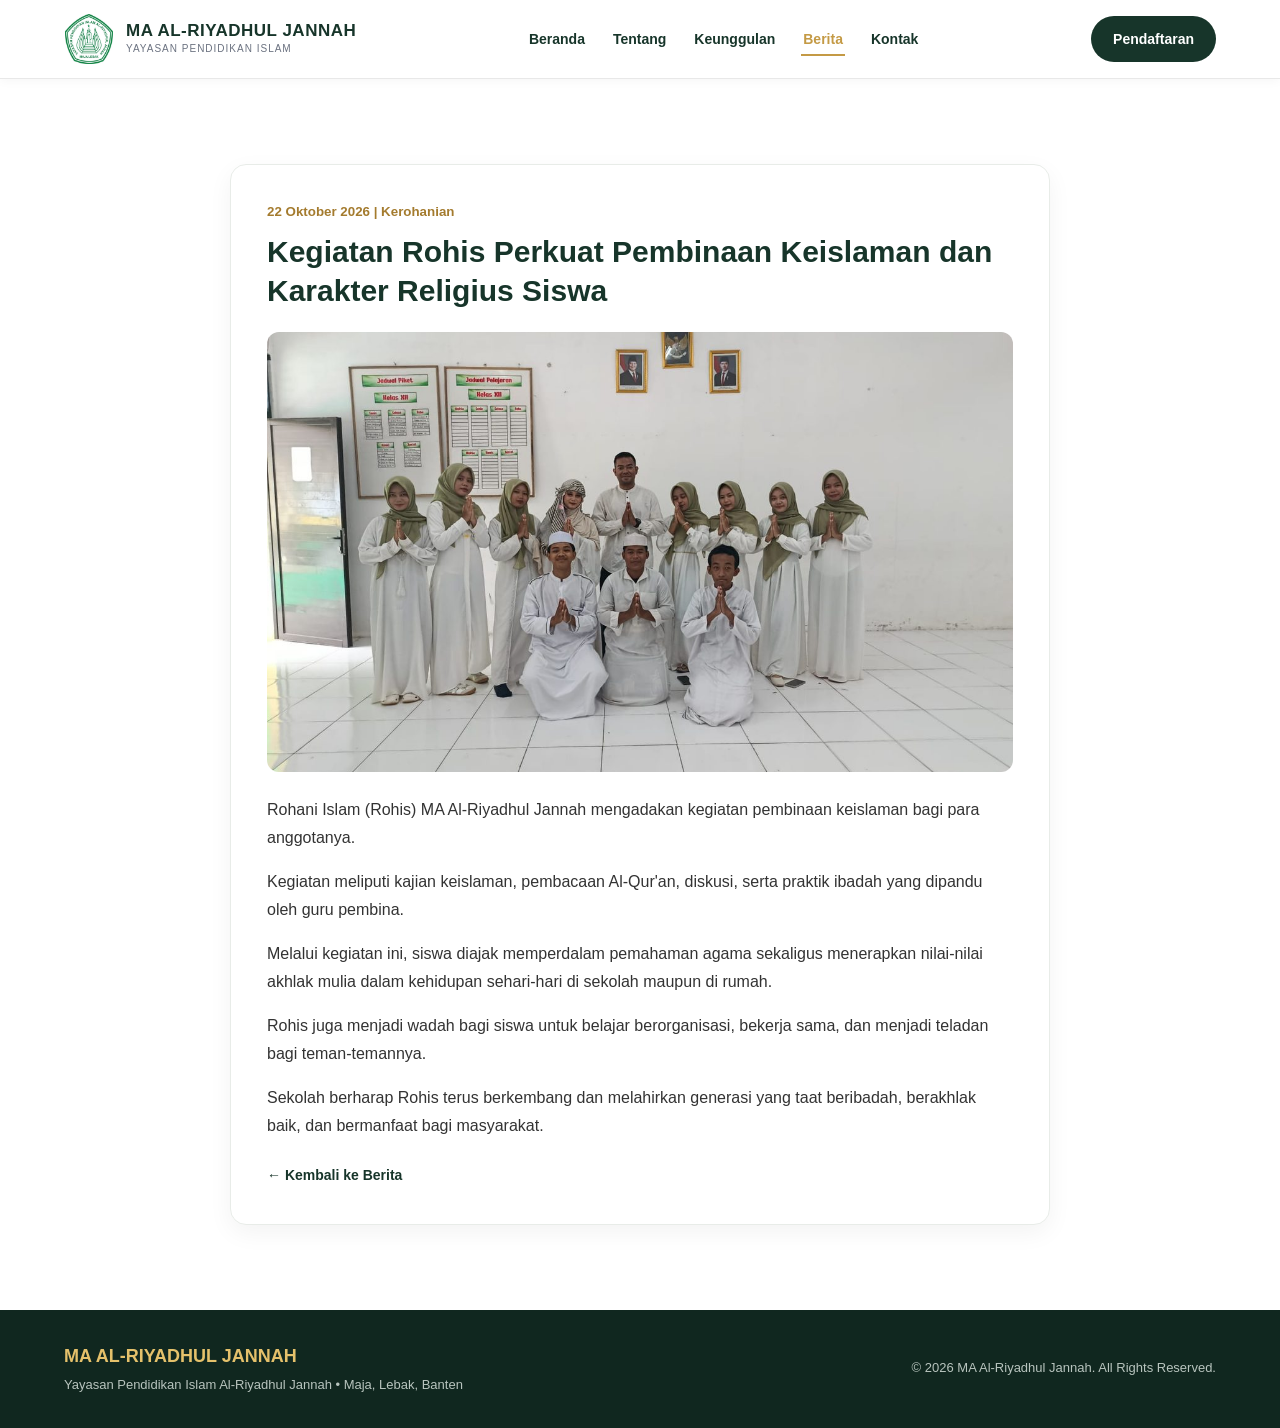
<file: berita/berita-6.html>
<!DOCTYPE html>
<html lang="id">
<head>
    <meta charset="UTF-8">
    <meta name="viewport" content="width=device-width, initial-scale=1.0">
    <title>Kegiatan Rohis | MA Al-Riyadhul Jannah</title>
    <link rel="stylesheet" href="../assets/css/style.css">
</head>
<body>

<header class="header">
    <div class="container navbar">
        <a href="../index.html" class="logo">
            <img src="../assets/img/logo.png" alt="Logo Yayasan Al-Riyadhul Jannah">
            <div>
                <h2>MA AL-RIYADHUL JANNAH</h2>
                <span>YAYASAN PENDIDIKAN ISLAM</span>
            </div>
        </a>

        <nav id="navMenu" class="nav-links" aria-label="Navigasi Utama">
            <a href="../index.html">Beranda</a>
            <a href="../profil.html">Tentang</a>
            <a href="../keunggulan.html">Keunggulan</a>
            <a href="../berita.html" class="active">Berita</a>
            <a href="../kontak.html">Kontak</a>
            <a href="../pendaftaran.html" class="nav-mobile-cta">Pendaftaran</a>
        </nav>

        <div class="nav-actions">
            <a href="../pendaftaran.html" class="btn-daftar">Pendaftaran</a>
            <button type="button" class="hamburger" id="hamburgerBtn" aria-label="Buka menu navigasi" aria-expanded="false" aria-controls="navMenu">
                <span></span>
                <span></span>
                <span></span>
            </button>
        </div>
    </div>
</header>

<section class="section">
    <div class="container">
        <article class="detail-berita hero-animate">
            <small>22 Oktober 2026 | Kerohanian</small>
            <h1>Kegiatan Rohis Perkuat Pembinaan Keislaman dan Karakter Religius Siswa</h1>

            <img src="../assets/img/ekskul-rohies.jpeg" alt="Kegiatan Rohis Al-Riyadhul Jannah">

            <p>
                Rohani Islam (Rohis)  MA Al-Riyadhul Jannah mengadakan kegiatan pembinaan keislaman bagi para anggotanya.
            </p>

            <p>
                Kegiatan meliputi kajian keislaman, pembacaan Al-Qur'an, diskusi, serta praktik ibadah yang dipandu oleh guru pembina.
            </p>

            <p>
                Melalui kegiatan ini, siswa diajak memperdalam pemahaman agama sekaligus menerapkan nilai-nilai akhlak mulia dalam kehidupan sehari-hari di sekolah maupun di rumah.
            </p>

            <p>
                Rohis juga menjadi wadah bagi siswa untuk belajar berorganisasi, bekerja sama, dan menjadi teladan bagi teman-temannya.
            </p>

            <p>
                Sekolah berharap Rohis terus berkembang dan melahirkan generasi yang taat beribadah, berakhlak baik, dan bermanfaat bagi masyarakat.
            </p>

            <a href="../berita.html" class="btn-detail">&larr; Kembali ke Berita</a>
        </article>
    </div>
</section>

<footer>
    <div class="container footer-content">
        <div>
            <h3>MA AL-RIYADHUL JANNAH</h3>
            <p>Yayasan Pendidikan Islam Al-Riyadhul Jannah &bull; Maja, Lebak, Banten</p>
        </div>
        <div>
            <p>&copy; 2026 MA Al-Riyadhul Jannah. All Rights Reserved.</p>
        </div>
    </div>
</footer>
<script src="../assets/js/main.js"></script>

</body>
</html>
</file>
<file: assets/css/style.css>
/* =========================
   RESET & BASE
========================= */
* {
    margin: 0;
    padding: 0;
    box-sizing: border-box;
}

html {
    scroll-behavior: smooth;
}

body {
    font-family: "Segoe UI", Arial, Helvetica, sans-serif;
    color: #17352a;
    background: #ffffff;
    line-height: 1.6;
    overflow-x: hidden;
}

a {
    text-decoration: none;
    color: inherit;
}

img {
    max-width: 100%;
    display: block;
}

.container {
    width: 90%;
    max-width: 1200px;
    margin: auto;
}

/* =========================
   ANIMATIONS
========================= */
@keyframes fadeSlideUp {
    from {
        opacity: 0;
        transform: translateY(24px);
    }
    to {
        opacity: 1;
        transform: translateY(0);
    }
}

.hero-animate {
    animation: fadeSlideUp 0.8s ease-out both;
}

.reveal {
    opacity: 0;
    transform: translateY(22px);
    transition: opacity 0.6s ease, transform 0.6s ease;
}

.reveal.visible {
    opacity: 1;
    transform: translateY(0);
}

@media (prefers-reduced-motion: reduce) {
    .hero-animate,
    .reveal {
        animation: none !important;
        opacity: 1 !important;
        transform: none !important;
        transition: none !important;
    }
}

/* =========================
   HEADER & NAVIGATION
========================= */
.header {
    position: sticky;
    top: 0;
    z-index: 1000;
    background: rgba(255, 255, 255, 0.98);
    backdrop-filter: blur(8px);
    border-bottom: 1px solid #e8e8e8;
    box-shadow: 0 2px 10px rgba(0, 0, 0, 0.04);
}

.navbar {
    min-height: 78px;
    display: flex;
    align-items: center;
    justify-content: space-between;
    gap: 20px;
    position: relative;
}

.logo {
    display: flex;
    align-items: center;
    gap: 12px;
    flex-shrink: 0;
}

.logo img {
    width: 50px;
    height: 50px;
    object-fit: contain;
}

.logo h2 {
    font-size: 17px;
    letter-spacing: 0.5px;
    color: #17352a;
    line-height: 1.2;
}

.logo span {
    display: block;
    font-size: 10px;
    color: #6b7280;
    letter-spacing: 1px;
    text-transform: uppercase;
}

.nav-links {
    display: flex;
    align-items: center;
    gap: 24px;
}

.nav-links a {
    font-size: 14px;
    font-weight: 700;
    color: #17352a;
    padding: 6px 2px;
    position: relative;
    transition: color 0.3s ease;
}

.nav-links a::after {
    content: "";
    position: absolute;
    left: 0;
    bottom: 0;
    width: 0;
    height: 2px;
    background: #c49a45;
    transition: width 0.3s ease;
}

.nav-links a:hover,
.nav-links a.active {
    color: #c49a45;
}

.nav-links a:hover::after,
.nav-links a.active::after {
    width: 100%;
}

.nav-actions {
    display: flex;
    align-items: center;
    gap: 12px;
}

/* Mobile CTA hidden on desktop inside nav */
.nav-mobile-cta {
    display: none;
}

/* BUTTONS */
.btn-daftar,
.btn-primary {
    display: inline-block;
    padding: 12px 22px;
    border-radius: 30px;
    background: #17352a;
    color: #ffffff;
    font-size: 14px;
    font-weight: 700;
    border: none;
    cursor: pointer;
    transition: background-color 0.3s ease, transform 0.25s ease, box-shadow 0.3s ease;
}

.btn-daftar:hover,
.btn-primary:hover {
    background: #c49a45;
    color: #ffffff;
    transform: translateY(-2px);
    box-shadow: 0 6px 16px rgba(196, 154, 69, 0.28);
}

.btn-secondary {
    display: inline-block;
    padding: 12px 22px;
    border: 1.5px solid #ffffff;
    border-radius: 30px;
    color: #ffffff;
    font-size: 14px;
    font-weight: 700;
    transition: background-color 0.3s ease, color 0.3s ease, transform 0.25s ease;
}

.btn-secondary:hover {
    background: #ffffff;
    color: #17352a;
    transform: translateY(-2px);
}

.btn-detail {
    display: inline-block;
    margin-top: 8px;
    color: #17352a;
    font-weight: 700;
    font-size: 14px;
    transition: color 0.3s ease, transform 0.3s ease;
}

.btn-detail:hover {
    color: #c49a45;
    transform: translateX(4px);
}

/* HAMBURGER BUTTON */
.hamburger {
    display: none;
    flex-direction: column;
    justify-content: center;
    align-items: center;
    gap: 5px;
    width: 42px;
    height: 42px;
    background: #f4f6f3;
    border: 1px solid #dce3dc;
    border-radius: 8px;
    cursor: pointer;
    padding: 8px;
    transition: background-color 0.25s ease;
}

.hamburger:hover {
    background: #e6ece6;
}

.hamburger span {
    display: block;
    width: 22px;
    height: 2.5px;
    background: #17352a;
    border-radius: 2px;
    transition: transform 0.3s ease, opacity 0.3s ease;
}

.hamburger.is-open span:nth-child(1) {
    transform: translateY(7.5px) rotate(45deg);
}

.hamburger.is-open span:nth-child(2) {
    opacity: 0;
}

.hamburger.is-open span:nth-child(3) {
    transform: translateY(-7.5px) rotate(-45deg);
}

/* =========================
   HERO
========================= */
.hero {
    position: relative;
    min-height: 540px;
    overflow: hidden;
    display: flex;
    align-items: center;
    background: #10271f;
}

.hero-image {
    position: absolute;
    inset: 0;
    width: 100%;
    height: 100%;
    z-index: 0;
}

.hero-image img {
    width: 100%;
    height: 100%;
    object-fit: cover;
    object-position: center;
}

.hero-image::after {
    content: "";
    position: absolute;
    inset: 0;
    background: linear-gradient(
        135deg,
        rgba(16, 39, 31, 0.82) 0%,
        rgba(23, 53, 42, 0.68) 60%,
        rgba(16, 39, 31, 0.55) 100%
    );
    z-index: 1;
}

.hero-content {
    position: relative;
    z-index: 2;
    padding: 70px 0;
    max-width: 760px;
}

.hero .label,
.page-banner .label {
    display: inline-block;
    font-size: 12px;
    font-weight: 700;
    letter-spacing: 2px;
    color: #e5c16b;
    text-transform: uppercase;
    margin-bottom: 12px;
}

.hero h1 {
    color: #ffffff;
    font-size: 46px;
    line-height: 1.2;
    margin-bottom: 18px;
}

.hero p {
    color: #f0f4f1;
    font-size: 16px;
    max-width: 600px;
    margin-bottom: 28px;
}

.hero-button {
    display: flex;
    flex-wrap: wrap;
    gap: 14px;
}

/* =========================
   PAGE BANNER (INTERNAL PAGES)
========================= */
.page-banner {
    background: linear-gradient(135deg, #10271f 0%, #17352a 100%);
    color: #ffffff;
    padding: 64px 0;
    text-align: center;
}

.page-banner h1 {
    font-size: 36px;
    line-height: 1.25;
    margin-bottom: 12px;
}

.page-banner p {
    color: #d6e0db;
    max-width: 680px;
    margin: 0 auto;
    font-size: 15px;
}

/* =========================
   STATS
========================= */
.stats {
    background: #17352a;
    color: #ffffff;
}

.stats-grid {
    display: grid;
    grid-template-columns: repeat(4, 1fr);
}

.stat {
    text-align: center;
    padding: 28px 16px;
    border-right: 1px solid rgba(255, 255, 255, 0.12);
}

.stat:last-child {
    border-right: none;
}

.stat h2 {
    color: #e5c16b;
    font-size: 26px;
    margin-bottom: 4px;
}

.stat p {
    font-size: 14px;
    color: #e6ece9;
}

/* =========================
   SECTION COMMON
========================= */
.section {
    padding: 85px 0;
}

.section-title {
    max-width: 680px;
    margin-bottom: 45px;
}

.section-title span {
    color: #c49a45;
    font-size: 13px;
    font-weight: 700;
    letter-spacing: 2px;
    text-transform: uppercase;
}

.section-title h2 {
    font-size: 36px;
    line-height: 1.25;
    margin: 10px 0 14px;
    color: #17352a;
}

.section-title p {
    color: #555;
}

.center {
    text-align: center;
    margin-left: auto;
    margin-right: auto;
}

/* =========================
   ABOUT (MTs & MA)
========================= */
.about-grid {
    display: grid;
    grid-template-columns: repeat(2, 1fr);
    gap: 25px;
}

.about-card {
    padding: 36px;
    background: #f5f7f4;
    border-radius: 15px;
    border: 1px solid #e6ebe4;
    transition: transform 0.3s ease, box-shadow 0.3s ease;
}

.about-card:hover {
    transform: translateY(-6px);
    box-shadow: 0 15px 35px rgba(0, 0, 0, 0.08);
}

.about-icon {
    width: 52px;
    height: 52px;
    display: flex;
    align-items: center;
    justify-content: center;
    border-radius: 50%;
    background: #17352a;
    color: #e5c16b;
    font-weight: 700;
    margin-bottom: 18px;
}

.about-card h3 {
    font-size: 23px;
    margin-bottom: 12px;
}

.about-card p {
    color: #555;
    margin-bottom: 16px;
}

.about-card .meta-list {
    list-style: none;
    margin-bottom: 18px;
    font-size: 13px;
    color: #3f5248;
}

.about-card .meta-list li {
    margin-bottom: 5px;
}

.about-card a {
    color: #a47b2e;
    font-weight: 700;
}

/* =========================
   ADVANTAGES
========================= */
.advantages {
    padding: 85px 0;
    background: #f4f6f3;
}

.advantage-grid {
    display: grid;
    grid-template-columns: repeat(4, 1fr);
    gap: 20px;
}

.advantage-card {
    background: #ffffff;
    padding: 28px;
    border-radius: 15px;
    border: 1px solid #eaeaea;
    transition: transform 0.3s ease, box-shadow 0.3s ease;
}

.advantage-card:hover {
    transform: translateY(-6px);
    box-shadow: 0 12px 26px rgba(0, 0, 0, 0.06);
}

.number {
    color: #c49a45;
    font-size: 24px;
    font-weight: 700;
    margin-bottom: 14px;
}

.advantage-card h3 {
    margin-bottom: 10px;
    font-size: 19px;
}

.advantage-card p {
    color: #555;
    font-size: 14px;
}

/* =========================
   VALUES
========================= */
.values {
    padding: 85px 0;
    background: #17352a;
    color: #ffffff;
}

.values .section-title h2 {
    color: #ffffff;
}

.values .section-title p {
    color: #d2d2d2;
}

/* Desktop: 5 kolom x 2 baris = 10 item */
.value-grid {
    display: grid;
    grid-template-columns: repeat(5, 1fr);
    gap: 20px;
}

.value {
    padding: 22px 18px;
    border: 1px solid rgba(255, 255, 255, 0.16);
    border-radius: 15px;
    transition: background-color 0.3s ease, transform 0.3s ease;
}

.value:hover {
    background: rgba(255, 255, 255, 0.07);
    transform: translateY(-4px);
}

.value strong {
    display: block;
    font-size: 34px;
    color: #e5c16b;
    margin-bottom: 8px;
    line-height: 1.1;
}

.value h3 {
    font-size: 16px;
    margin-bottom: 8px;
}

.value p {
    color: #d0d0d0;
    font-size: 13px;
}

/* =========================
   NEWS & GALLERY
========================= */
.advantage-grid {
    grid-template-columns: repeat(2, 1fr);
}

.value-grid {
    grid-template-columns: repeat(2, 1fr);
}

.news-grid {
    grid-template-columns: repeat(2, 1fr);
}

.news-card {
    overflow: hidden;
    border-radius: 15px;
    background: #ffffff;
    border: 1px solid #eeeeee;
    display: flex;
    flex-direction: column;
    transition: transform 0.3s ease, box-shadow 0.3s ease;
}

.news-card:hover {
    transform: translateY(-6px);
    box-shadow: 0 15px 30px rgba(0, 0, 0, 0.08);
}

.news-card img {
    width: 100%;
    height: 220px;
    object-fit: cover;
}

.news-content {
    padding: 22px;
    display: flex;
    flex-direction: column;
    flex: 1;
}

.news-content small {
    color: #a47b2e;
    font-weight: 600;
}

.news-content h3 {
    margin: 8px 0 10px;
    font-size: 18px;
}

.news-content p {
    color: #555;
    font-size: 14px;
    margin-bottom: 14px;
    flex: 1;
}

/* DETAIL BERITA */
.detail-berita {
    max-width: 820px;
    margin: 0 auto;
    background: #ffffff;
    padding: 36px;
    border-radius: 16px;
    border: 1px solid #e8ece8;
    box-shadow: 0 8px 25px rgba(0, 0, 0, 0.05);
}

.detail-berita small {
    color: #a47b2e;
    font-weight: 700;
    display: block;
    margin-bottom: 10px;
}

.detail-berita h1 {
    font-size: 30px;
    line-height: 1.3;
    margin-bottom: 22px;
    color: #17352a;
}

.detail-berita img {
    width: 100%;
    max-height: 440px;
    object-fit: cover;
    border-radius: 12px;
    margin-bottom: 24px;
}

.detail-berita p {
    margin-bottom: 16px;
    color: #333;
    font-size: 16px;
    line-height: 1.75;
}

/* =========================
   PENDAFTARAN OFFLINE PAGE
========================= */
.pendaftaran-wrapper {
    max-width: 820px;
    margin: 0 auto;
}

.pendaftaran-card {
    background: #ffffff;
    border-radius: 16px;
    padding: 36px;
    border: 1px solid #e4ebe5;
    box-shadow: 0 10px 30px rgba(23, 53, 42, 0.08);
}

.pendaftaran-card h2 {
    font-size: 24px;
    margin-bottom: 12px;
    color: #17352a;
}

.steps-box {
    background: #f4f7f5;
    border-left: 5px solid #17352a;
    padding: 24px;
    border-radius: 8px;
    margin: 24px 0;
}

.steps-box h3 {
    margin-bottom: 12px;
    color: #17352a;
}

.steps-box ol {
    padding-left: 20px;
}

.steps-box li {
    margin-bottom: 10px;
    color: #374151;
}

.download-box {
    text-align: center;
    background: #f9faf8;
    border: 1.5px dashed #c49a45;
    border-radius: 12px;
    padding: 32px 20px;
    margin: 28px 0 20px;
}

.download-box p {
    margin-bottom: 18px;
    color: #374151;
}

.btn-download {
    display: inline-block;
    background: #17352a;
    color: #ffffff;
    padding: 15px 30px;
    border-radius: 30px;
    font-size: 16px;
    font-weight: 700;
    transition: background-color 0.3s ease, transform 0.25s ease, box-shadow 0.3s ease;
}

.btn-download:hover {
    background: #c49a45;
    transform: translateY(-2px);
    box-shadow: 0 8px 20px rgba(196, 154, 69, 0.3);
}

.pendaftaran-note {
    font-size: 13.5px;
    color: #5b6660;
    background: #fffbeb;
    border: 1px solid #fde68a;
    padding: 14px 18px;
    border-radius: 8px;
    margin-top: 16px;
}

/* =========================
   REGISTRATION CTA SECTION
========================= */
.registration {
    padding: 90px 0;
    background:
        linear-gradient(
            rgba(16, 39, 31, 0.90),
            rgba(23, 53, 42, 0.92)
        ),
        url("../img/pintudepan.jpg");
    background-size: cover;
    background-position: center;
    text-align: center;
    color: #ffffff;
}

.registration-content {
    max-width: 750px;
}

.registration span {
    color: #e5c16b;
    font-weight: 700;
    letter-spacing: 2px;
    font-size: 13px;
}

.registration h2 {
    font-size: 38px;
    line-height: 1.25;
    margin: 14px 0;
}

.registration p {
    color: #e2e8e5;
    margin-bottom: 26px;
}

/* =========================
   CONTACT
========================= */
.contact {
    padding: 80px 0;
    background: #f4f6f3;
}

.contact-grid {
    display: grid;
    grid-template-columns: 1fr 1fr;
    gap: 40px;
    align-items: start;
}

.contact h2 {
    font-size: 32px;
    margin-bottom: 14px;
}

.contact p {
    color: #555;
}

.contact-info {
    background: #ffffff;
    padding: 30px;
    border-radius: 14px;
    border: 1px solid #e5eae5;
}

.contact-info p {
    margin-bottom: 18px;
}

.contact-info p:last-child {
    margin-bottom: 0;
}

.contact-info strong {
    color: #17352a;
}

.maps-link {
    display: inline-block;
    margin-top: 10px;
    color: #17352a;
    font-weight: 700;
    border-bottom: 2px solid #c49a45;
    padding-bottom: 2px;
    transition: color 0.3s ease;
}

.maps-link:hover {
    color: #c49a45;
}

/* =========================
   FOOTER
========================= */
footer {
    background: #10271f;
    color: #ffffff;
    padding: 32px 0;
}

.footer-content {
    display: flex;
    justify-content: space-between;
    align-items: center;
    gap: 16px;
}

.footer-content h3 {
    color: #e5c16b;
    font-size: 18px;
    margin-bottom: 4px;
}

.footer-content p {
    color: #b8c4be;
    font-size: 13px;
}

/* =========================
   RESPONSIVE (TABLET & MOBILE)
========================= */
@media (max-width: 900px) {
    .hamburger {
        display: flex;
    }

    .nav-actions .btn-daftar {
        display: none;
    }

    .nav-links {
        display: none;
        position: absolute;
        top: 78px;
        left: -5.5%;
        right: -5.5%;
        background: #ffffff;
        flex-direction: column;
        align-items: stretch;
        gap: 0;
        padding: 12px 24px 20px;
        border-bottom: 2px solid #e5e8e5;
        box-shadow: 0 12px 24px rgba(0, 0, 0, 0.08);
        z-index: 999;
    }

    .nav-links.open {
        display: flex;
        animation: fadeSlideUp 0.25s ease-out;
    }

    .nav-links a {
        padding: 12px 4px;
        border-bottom: 1px solid #f0f2f0;
        font-size: 15px;
    }

    .nav-links a::after {
        display: none;
    }

    .nav-mobile-cta {
        display: block;
        margin-top: 14px;
        text-align: center;
        background: #17352a !important;
        color: #ffffff !important;
        border-radius: 30px;
        padding: 12px 20px !important;
        border-bottom: none !important;
    }

    .hero h1 {
        font-size: 36px;
    }

    .advantage-grid,
    .value-grid {
        grid-template-columns: repeat(2, 1fr);
    }

    .news-grid {
        grid-template-columns: repeat(2, 1fr);
    }
}

@media (max-width: 600px) {
    .navbar {
        min-height: 70px;
    }

    .nav-links {
        top: 70px;
    }

    .logo img {
        width: 42px;
        height: 42px;
    }

    .logo h2 {
        font-size: 14px;
    }

    .logo span {
        font-size: 9px;
    }

    .hero {
        min-height: 460px;
    }

    .hero-content {
        padding: 50px 0;
    }

    .hero h1 {
        font-size: 28px;
    }

    .hero p {
        font-size: 14.5px;
    }

    .hero-button {
        flex-direction: column;
        align-items: stretch;
    }

    .hero-button a {
        text-align: center;
    }

    .page-banner {
        padding: 46px 0;
    }

    .page-banner h1 {
        font-size: 26px;
    }

    .stats-grid {
        grid-template-columns: repeat(2, 1fr);
    }

    .stat {
        border-bottom: 1px solid rgba(255, 255, 255, 0.12);
    }

    .section,
    .advantages,
    .values,
    .registration {
        padding: 60px 0;
    }

    .about-grid,
    .advantage-grid,
    .value-grid,
    .news-grid,
    .contact-grid {
        grid-template-columns: 1fr;
    }

    .section-title h2,
    .registration h2 {
        font-size: 26px;
    }

    .detail-berita,
    .pendaftaran-card {
        padding: 22px;
    }

    .detail-berita h1 {
        font-size: 22px;
    }

    .footer-content {
        flex-direction: column;
        text-align: center;
    }
}
</file>
